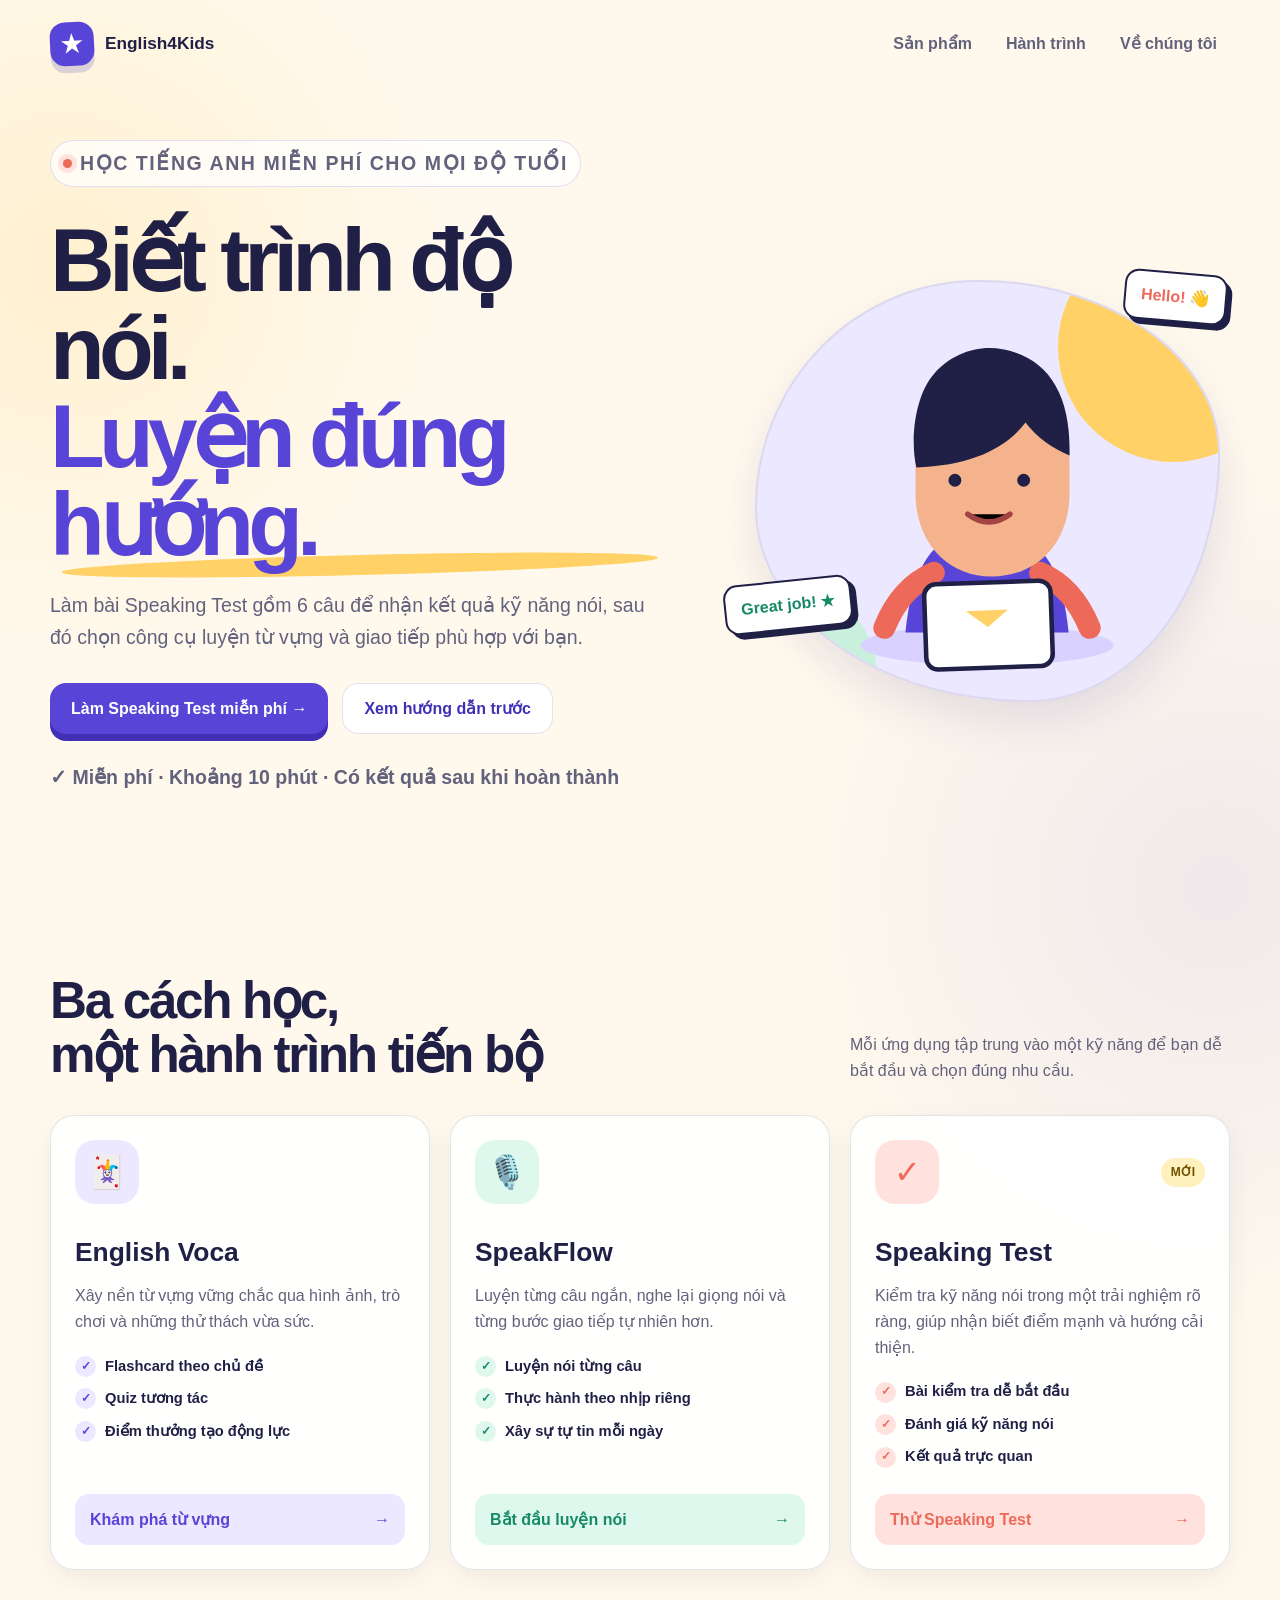
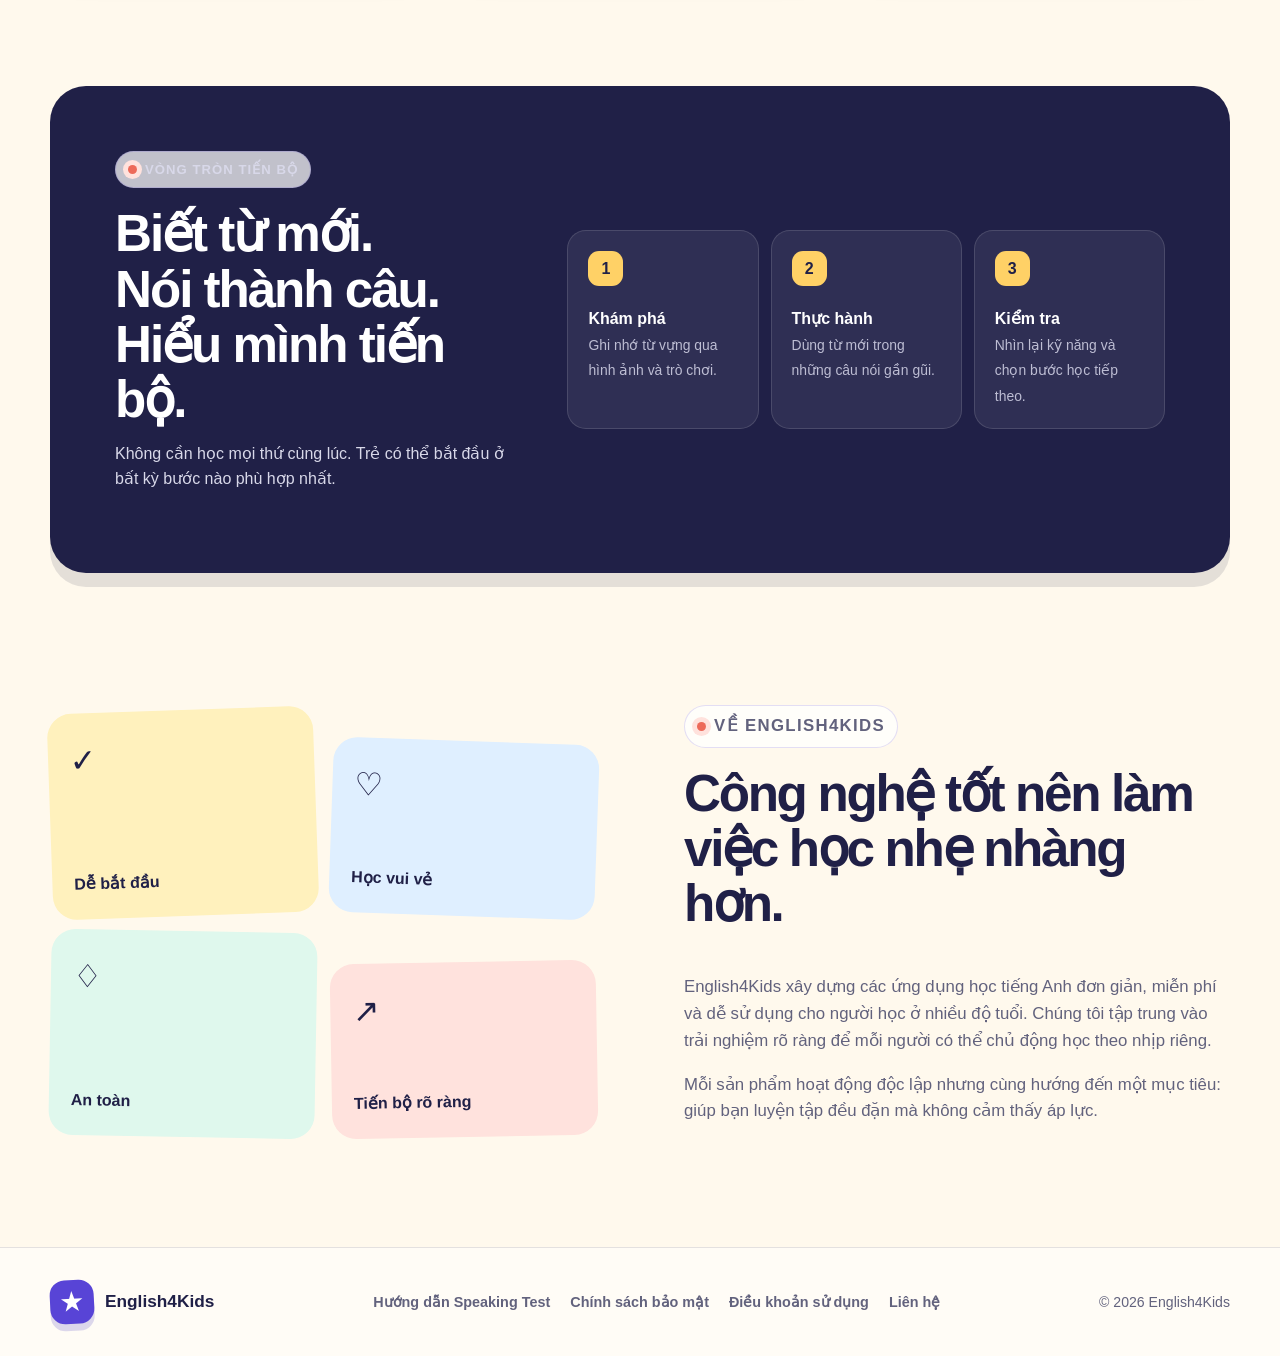
<file: index.html>
<!doctype html>
<html lang="vi"><head>
<meta charset="utf-8"><meta name="viewport" content="width=device-width,initial-scale=1"><meta name="theme-color" content="#fff9ed">
<title>English4Kids — Mỗi ngày một bước tiến tiếng Anh</title>
<meta name="description" content="English4Kids cung cấp công cụ học tiếng Anh miễn phí cho mọi độ tuổi: học từ vựng, luyện nói và kiểm tra kỹ năng nói online."><meta name="robots" content="index, follow"><link rel="canonical" href="https://english4kids.org/"><link rel="icon" href="favicon.svg" type="image/svg+xml">
<meta property="og:type" content="website"><meta property="og:site_name" content="English4Kids"><meta property="og:title" content="English4Kids — Mỗi ngày một bước tiến tiếng Anh"><meta property="og:description" content="Ba hành trình học tập: mở rộng từ vựng, luyện nói tự tin và kiểm tra kỹ năng nói."><meta property="og:url" content="https://english4kids.org/"><meta property="og:locale" content="vi_VN">
<meta name="twitter:card" content="summary"><meta name="twitter:title" content="English4Kids — Mỗi ngày một bước tiến tiếng Anh"><meta name="twitter:description" content="Học từ vựng, luyện nói và kiểm tra kỹ năng nói miễn phí cho mọi độ tuổi.">
<script type="application/ld+json">{"@context":"https://schema.org","@type":"ItemList","name":"Các sản phẩm English4Kids","itemListElement":[{"@type":"ListItem","position":1,"name":"English Voca","url":"https://voca.english4kids.org/"},{"@type":"ListItem","position":2,"name":"SpeakFlow","url":"https://speak.english4kids.org/"},{"@type":"ListItem","position":3,"name":"Speaking Test","url":"https://english4kids.org/speaking-test"}]}</script>
<style>
:root{--ink:#202047;--muted:#62627d;--paper:#fff9ed;--purple:#5844d6;--purple2:#4130b6;--yellow:#ffd166;--green:#168a68;--coral:#ed6a5a;--line:#2020471f;--shadow:0 18px 45px #43318e1f;--page:1180px}*{box-sizing:border-box}html{scroll-behavior:smooth}body{margin:0;color:var(--ink);background:radial-gradient(circle at 5% 9%,#ffd16638,transparent 24rem),radial-gradient(circle at 95% 30%,#5844d617,transparent 28rem),var(--paper);font-family:"Trebuchet MS","Segoe UI",Arial,sans-serif;line-height:1.6;-webkit-font-smoothing:antialiased}a{color:inherit}.shell{width:min(calc(100% - 40px),var(--page));margin:auto}.skip-link{position:fixed;top:12px;left:12px;z-index:9;padding:10px 16px;border-radius:10px;background:var(--ink);color:#fff;transform:translateY(-160%)}.skip-link:focus{transform:none}:focus-visible{outline:4px solid var(--yellow);outline-offset:4px}.site-header{padding:22px 0}.nav,.footer-inner{display:flex;align-items:center;justify-content:space-between;gap:20px}.brand{display:inline-flex;align-items:center;gap:11px;text-decoration:none;font-weight:900;font-size:1.08rem}.mark{display:grid;place-items:center;width:44px;height:44px;border-radius:15px;background:var(--purple);color:#fff;box-shadow:0 7px 0 #4130b62e;transform:rotate(-3deg);font-size:1.5rem}.nav-links{display:flex;gap:8px}.nav-links a{padding:9px 13px;border-radius:99px;color:var(--muted);font-weight:700;text-decoration:none}.nav-links a:hover{color:var(--purple2);background:#ece8ff}.hero{display:grid;grid-template-columns:1.08fr .92fr;align-items:center;gap:clamp(30px,6vw,82px);min-height:590px;padding:52px 0 76px}.eyebrow{display:inline-flex;align-items:center;gap:8px;margin:0 0 18px;padding:7px 12px;border:1px solid #5844d62b;border-radius:99px;background:#ffffffb8;color:var(--purple2);font-size:.82rem;font-weight:900;letter-spacing:.08em;text-transform:uppercase}.eyebrow:before{content:"";width:9px;height:9px;border-radius:50%;background:var(--coral);box-shadow:0 0 0 5px #ffe2dd}h1,h2,h3,p{margin-top:0}h1{margin-bottom:22px;font-size:clamp(3rem,7vw,5.8rem);line-height:.98;letter-spacing:-.065em}.marker{position:relative;display:inline-block;color:var(--purple)}.marker:after{content:"";position:absolute;left:2%;right:-2%;bottom:-.07em;z-index:-1;height:.22em;border-radius:50%;background:var(--yellow);transform:rotate(-1.4deg)}.hero-copy>p{max-width:620px;margin-bottom:30px;color:var(--muted);font-size:clamp(1.05rem,2vw,1.22rem)}.actions{display:flex;flex-wrap:wrap;gap:14px}.button{display:inline-flex;align-items:center;justify-content:center;min-height:51px;padding:12px 21px;border-radius:16px;font-weight:900;text-decoration:none}.primary{color:#fff;background:var(--purple);box-shadow:0 7px 0 var(--purple2)}.primary:hover{transform:translateY(-2px)}.secondary{color:var(--purple2);background:#fff;border:1px solid var(--line)}.trust{margin-top:28px;color:var(--muted);font-size:.92rem;font-weight:700}.hero-art{position:relative;min-height:460px}.blob{position:absolute;inset:28px 10px 10px 32px;overflow:hidden;border:2px solid #20204714;border-radius:48% 52% 41% 59%/54% 41% 59% 46%;background:#ece8ff;box-shadow:var(--shadow)}.blob:before,.blob:after{content:"";position:absolute;border-radius:50%}.blob:before{width:230px;height:230px;right:-70px;top:-50px;background:var(--yellow)}.blob:after{width:180px;height:180px;left:-60px;bottom:-65px;background:#c8f0dd}.kid{position:absolute;left:50%;bottom:24px;z-index:2;width:min(78%,330px);transform:translateX(-50%)}.word{position:absolute;z-index:4;padding:10px 15px;border:2px solid var(--ink);border-radius:14px;background:#fff;box-shadow:5px 5px 0 var(--ink);font-weight:900}.w1{top:20px;right:3px;transform:rotate(5deg);color:var(--coral)}.w2{left:1px;bottom:82px;transform:rotate(-6deg);color:var(--green)}
.section{padding:74px 0 92px}.heading{display:flex;align-items:end;justify-content:space-between;gap:30px;margin-bottom:32px}.heading h2{max-width:620px;margin:0;font-size:clamp(2.2rem,4vw,3.5rem);line-height:1.07;letter-spacing:-.045em}.heading p{max-width:380px;margin:0;color:var(--muted)}.products{display:grid;grid-template-columns:repeat(3,1fr);gap:20px}.product-card{--accent:var(--purple);--soft:#ece8ff;display:flex;flex-direction:column;min-height:430px;padding:24px;border:1px solid var(--line);border-radius:24px;background:#ffffffe8;box-shadow:0 10px 28px #34286812;transition:.22s}.product-card:hover{transform:translateY(-7px);box-shadow:var(--shadow)}.product-card.speak{--accent:var(--green);--soft:#dff8ed}.product-card.test{--accent:var(--coral);--soft:#ffe2dd}.product-top{display:flex;align-items:center;justify-content:space-between}.icon{display:grid;place-items:center;width:64px;height:64px;border-radius:20px;background:var(--soft);color:var(--accent);font-size:2rem}.badge{padding:5px 10px;border-radius:99px;background:#fff1bd;color:#715000;font-size:.75rem;font-weight:900;text-transform:uppercase}.product-card h3{margin:27px 0 10px;font-size:1.65rem}.product-card>p{color:var(--muted)}.features{display:grid;gap:9px;margin:4px 0 25px;padding:0;list-style:none;font-size:.92rem;font-weight:700}.features li{display:flex;align-items:center;gap:9px}.features li:before{content:"✓";display:grid;place-items:center;width:21px;height:21px;border-radius:50%;color:var(--accent);background:var(--soft);font-size:.76rem}.product-link{display:flex;justify-content:space-between;align-items:center;margin-top:auto;padding:13px 15px;border-radius:14px;color:var(--accent);background:var(--soft);font-weight:900;text-decoration:none}.product-link:hover{color:#fff;background:var(--accent)}.path{padding:24px 0 104px}.panel{display:grid;grid-template-columns:.8fr 1.2fr;gap:54px;align-items:center;padding:clamp(28px,6vw,65px);border-radius:36px;color:#fff;background:var(--ink);box-shadow:0 14px 0 #2020471f}.panel h2{margin-bottom:13px;font-size:clamp(2rem,4vw,3.25rem);line-height:1.08;letter-spacing:-.04em}.panel p{color:#d8d8e9}.steps{display:grid;grid-template-columns:repeat(3,1fr);gap:12px}.step{min-height:165px;padding:20px;border:1px solid #ffffff21;border-radius:19px;background:#ffffff12}.num{display:grid;place-items:center;width:35px;height:35px;margin-bottom:20px;border-radius:11px;color:var(--ink);background:var(--yellow);font-weight:900}.step strong{display:block}.step span:last-child{color:#bdbdd3;font-size:.87rem}.about{display:grid;grid-template-columns:1fr 1fr;gap:clamp(32px,7vw,88px);align-items:center;padding:28px 0 105px}.tiles{display:grid;grid-template-columns:1fr 1fr;gap:15px}.tile{display:flex;flex-direction:column;justify-content:space-between;min-height:175px;padding:22px;border-radius:24px;font-size:2rem}.tile span{font-size:1rem;font-weight:900}.tile:nth-child(1){background:#fff1bd;transform:rotate(-2deg)}.tile:nth-child(2){margin-top:31px;background:#dfefff;transform:rotate(2deg)}.tile:nth-child(3){background:#dff8ed;transform:rotate(1deg)}.tile:nth-child(4){margin-top:31px;background:#ffe2dd;transform:rotate(-1deg)}.about h2{font-size:clamp(2.1rem,4vw,3.4rem);line-height:1.08;letter-spacing:-.045em}.about-copy>p{color:var(--muted);font-size:1.05rem}footer{border-top:1px solid var(--line);background:#ffffff80}.footer-inner{padding:32px 0}.footer-links{display:flex;flex-wrap:wrap;gap:8px 20px}.footer-links a{color:var(--muted);font-size:.9rem;font-weight:700;text-decoration:none}.copyright{margin:0;color:var(--muted);font-size:.88rem}@media(max-width:940px){.hero{grid-template-columns:1fr;min-height:auto}.hero-copy{text-align:center}.hero-copy>p{margin-inline:auto}.actions{justify-content:center}.hero-art{width:min(100%,560px);margin:auto}.products{grid-template-columns:1fr 1fr}.product-card.test{grid-column:1/-1;min-height:360px}.panel{grid-template-columns:1fr}}@media(max-width:680px){.shell{width:min(calc(100% - 28px),var(--page))}.nav-links a:not(:last-child){display:none}h1{font-size:clamp(2.85rem,15vw,4.5rem)}.hero{padding:35px 0 48px}.hero-art{min-height:390px}.heading{display:block}.heading h2{margin-bottom:14px}.products{grid-template-columns:1fr}.product-card.test{grid-column:auto;min-height:430px}.steps{grid-template-columns:1fr}.step{min-height:auto}.about{grid-template-columns:1fr}.footer-inner{align-items:flex-start;flex-direction:column}}@media(max-width:420px){.actions a{width:100%}.word{font-size:.8rem}.hero-art{min-height:350px}}@media(prefers-reduced-motion:reduce){*,*:before,*:after{scroll-behavior:auto!important;transition-duration:.01ms!important;animation-duration:.01ms!important}}
</style></head><body>
<a class="skip-link" href="#main-content">Bỏ qua đến nội dung chính</a>
<header class="site-header"><nav class="nav shell" aria-label="Điều hướng chính"><a class="brand" href="/" aria-label="English4Kids — Trang chủ"><span class="mark" aria-hidden="true">★</span>English4Kids</a><div class="nav-links"><a href="#san-pham">Sản phẩm</a><a href="#hanh-trinh">Hành trình</a><a href="#ve-chung-toi">Về chúng tôi</a></div></nav></header>
<main id="main-content"><section class="hero shell" aria-labelledby="hero-title"><div class="hero-copy"><p class="eyebrow">Học tiếng Anh miễn phí cho mọi độ tuổi</p><h1 id="hero-title">Biết trình độ nói.<br><span class="marker">Luyện đúng hướng.</span></h1><p>Làm bài Speaking Test gồm 6 câu để nhận kết quả kỹ năng nói, sau đó chọn công cụ luyện từ vựng và giao tiếp phù hợp với bạn.</p><div class="actions"><a class="button primary" href="https://speakingtest.english4kids.org/">Làm Speaking Test miễn phí →</a><a class="button secondary" href="/speaking-test">Xem hướng dẫn trước</a></div><p class="trust">✓ Miễn phí · Khoảng 10 phút · Có kết quả sau khi hoàn thành</p></div><div class="hero-art" aria-hidden="true"><div class="blob"><svg class="kid" viewBox="0 0 360 390"><ellipse cx="180" cy="357" rx="138" ry="22" fill="#d9d1ff"/><path d="M91 343c7-69 29-113 89-113s82 44 89 113H91Z" fill="#5844d6"/><path d="M122 278c-25 11-42 30-54 60M238 278c25 11 42 30 54 60" stroke="#ed6a5a" stroke-width="24" stroke-linecap="round"/><path d="M102 157c0-62 34-107 81-107 52 0 87 41 87 107v34c0 54-35 91-85 91-49 0-83-38-83-91v-34Z" fill="#f4b38c"/><path d="M103 163c-7-29-2-79 20-103 18-20 45-31 74-26 48 9 75 47 73 116-19-8-36-20-48-36-22 29-61 47-119 49Z" fill="#202047"/><circle cx="145" cy="177" r="7" fill="#202047"/><circle cx="220" cy="177" r="7" fill="#202047"/><path d="M159 214c15 11 31 11 46 0" stroke="#a44343" stroke-width="6" stroke-linecap="round"/><rect x="111" y="291" width="138" height="93" rx="13" fill="#fff" stroke="#202047" stroke-width="5" transform="rotate(-2 111 291)"/><path d="m157 320 46-2-22 19-24-17Z" fill="#ffd166"/></svg></div><div class="word w1">Hello! 👋</div><div class="word w2">Great job! ★</div></div></section>
<section class="section shell" id="san-pham" aria-labelledby="products-title"><div class="heading"><h2 id="products-title">Ba cách học,<br>một hành trình tiến bộ</h2><p>Mỗi ứng dụng tập trung vào một kỹ năng để bạn dễ bắt đầu và chọn đúng nhu cầu.</p></div><div class="products">
<article class="product-card voca"><div class="product-top"><div class="icon" aria-hidden="true">🃏</div></div><h3>English Voca</h3><p>Xây nền từ vựng vững chắc qua hình ảnh, trò chơi và những thử thách vừa sức.</p><ul class="features"><li>Flashcard theo chủ đề</li><li>Quiz tương tác</li><li>Điểm thưởng tạo động lực</li></ul><a class="product-link" href="https://voca.english4kids.org/">Khám phá từ vựng <span aria-hidden="true">→</span></a></article>
<article class="product-card speak"><div class="product-top"><div class="icon" aria-hidden="true">🎙️</div></div><h3>SpeakFlow</h3><p>Luyện từng câu ngắn, nghe lại giọng nói và từng bước giao tiếp tự nhiên hơn.</p><ul class="features"><li>Luyện nói từng câu</li><li>Thực hành theo nhịp riêng</li><li>Xây sự tự tin mỗi ngày</li></ul><a class="product-link" href="https://speak.english4kids.org/">Bắt đầu luyện nói <span aria-hidden="true">→</span></a></article>
<article class="product-card test"><div class="product-top"><div class="icon" aria-hidden="true">✓</div><span class="badge">Mới</span></div><h3>Speaking Test</h3><p>Kiểm tra kỹ năng nói trong một trải nghiệm rõ ràng, giúp nhận biết điểm mạnh và hướng cải thiện.</p><ul class="features"><li>Bài kiểm tra dễ bắt đầu</li><li>Đánh giá kỹ năng nói</li><li>Kết quả trực quan</li></ul><a class="product-link" href="https://speakingtest.english4kids.org/">Thử Speaking Test <span aria-hidden="true">→</span></a></article>
</div></section>
<section class="path shell" id="hanh-trinh" aria-labelledby="path-title"><div class="panel"><div><p class="eyebrow">Vòng tròn tiến bộ</p><h2 id="path-title">Biết từ mới.<br>Nói thành câu.<br>Hiểu mình tiến bộ.</h2><p>Không cần học mọi thứ cùng lúc. Trẻ có thể bắt đầu ở bất kỳ bước nào phù hợp nhất.</p></div><div class="steps"><div class="step"><span class="num">1</span><strong>Khám phá</strong><span>Ghi nhớ từ vựng qua hình ảnh và trò chơi.</span></div><div class="step"><span class="num">2</span><strong>Thực hành</strong><span>Dùng từ mới trong những câu nói gần gũi.</span></div><div class="step"><span class="num">3</span><strong>Kiểm tra</strong><span>Nhìn lại kỹ năng và chọn bước học tiếp theo.</span></div></div></div></section>
<section class="about shell" id="ve-chung-toi" aria-labelledby="about-title"><div class="tiles" aria-hidden="true"><div class="tile">✓<span>Dễ bắt đầu</span></div><div class="tile">♡<span>Học vui vẻ</span></div><div class="tile">♢<span>An toàn</span></div><div class="tile">↗<span>Tiến bộ rõ ràng</span></div></div><div class="about-copy"><p class="eyebrow">Về English4Kids</p><h2 id="about-title">Công nghệ tốt nên làm việc học nhẹ nhàng hơn.</h2><p>English4Kids xây dựng các ứng dụng học tiếng Anh đơn giản, miễn phí và dễ sử dụng cho người học ở nhiều độ tuổi. Chúng tôi tập trung vào trải nghiệm rõ ràng để mỗi người có thể chủ động học theo nhịp riêng.</p><p>Mỗi sản phẩm hoạt động độc lập nhưng cùng hướng đến một mục tiêu: giúp bạn luyện tập đều đặn mà không cảm thấy áp lực.</p></div></section></main>
<footer><div class="footer-inner shell"><a class="brand" href="/"><span class="mark" aria-hidden="true">★</span>English4Kids</a><div class="footer-links"><a href="speaking-test.html">Hướng dẫn Speaking Test</a><a href="privacy.html">Chính sách bảo mật</a><a href="terms.html">Điều khoản sử dụng</a><a href="mailto:congtrinh097@gmail.com">Liên hệ</a></div><p class="copyright">© 2026 English4Kids</p></div></footer></body></html>
</file>
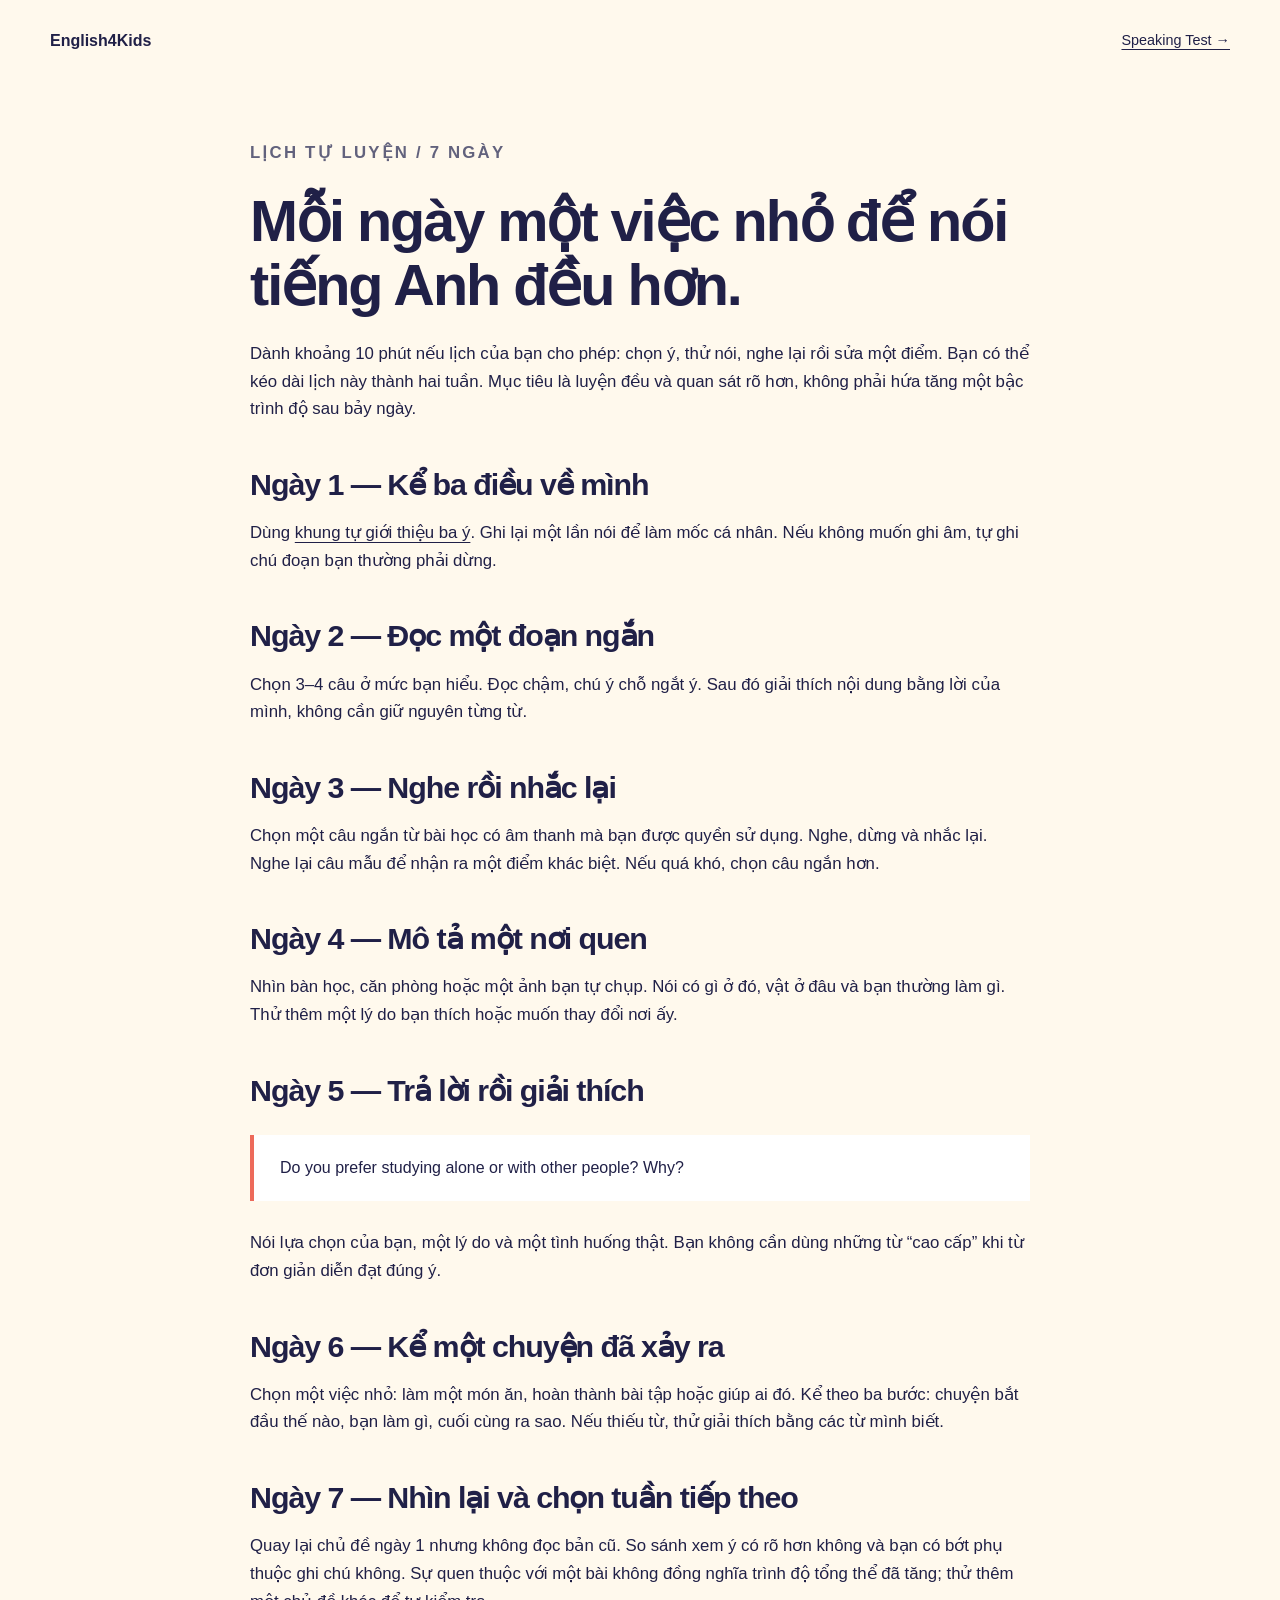
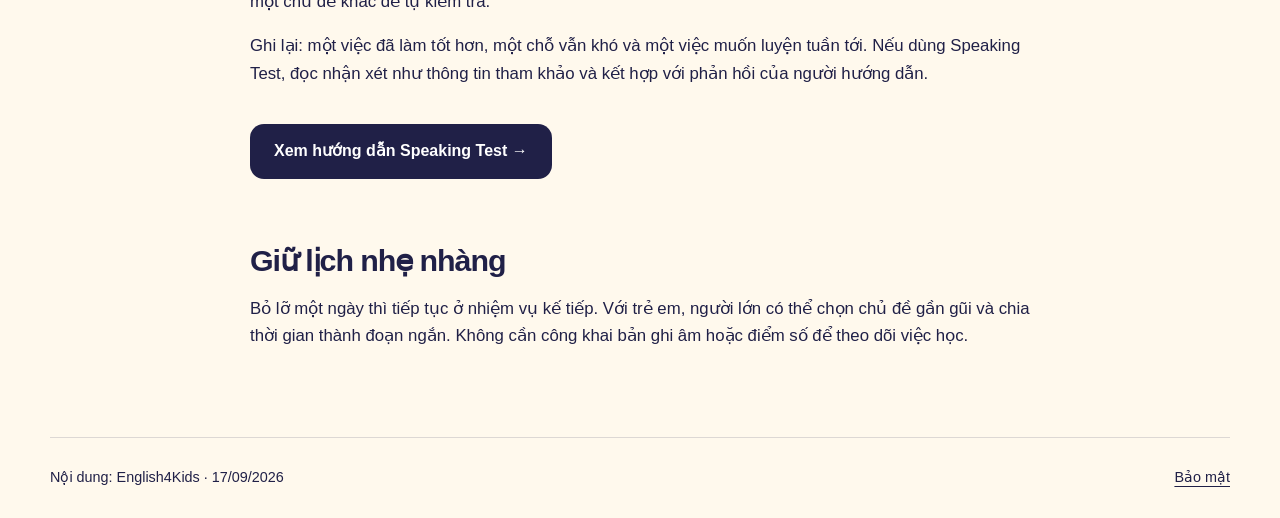
<file: luyen-noi-7-ngay.html>
<!doctype html><html lang="vi"><head><meta charset="utf-8"><meta name="viewport" content="width=device-width,initial-scale=1"><title>Lịch luyện nói tiếng Anh 7 ngày cho người tự học | English4Kids</title><meta name="description" content="Bảy nhiệm vụ luyện nói nhỏ: tự giới thiệu, mô tả, trả lời câu hỏi và kể chuyện. Có hướng dẫn nghe lại để chọn điều cần luyện tiếp."><link rel="canonical" href="https://english4kids.org/luyen-noi-7-ngay"><link rel="stylesheet" href="speaking.css"><link rel="icon" href="favicon.svg"></head><body><a class="skip" href="#main">Đến nội dung chính</a><header class="wrap nav"><a class="brand" href="/">English4Kids</a><a href="speaking-test.html">Speaking Test →</a></header><main id="main" class="wrap article"><p class="eyebrow">Lịch tự luyện / 7 ngày</p><h1>Mỗi ngày một việc nhỏ để nói tiếng Anh đều hơn.</h1><p>Dành khoảng 10 phút nếu lịch của bạn cho phép: chọn ý, thử nói, nghe lại rồi sửa một điểm. Bạn có thể kéo dài lịch này thành hai tuần. Mục tiêu là luyện đều và quan sát rõ hơn, không phải hứa tăng một bậc trình độ sau bảy ngày.</p><h2>Ngày 1 — Kể ba điều về mình</h2><p>Dùng <a href="tu-gioi-thieu-tieng-anh.html">khung tự giới thiệu ba ý</a>. Ghi lại một lần nói để làm mốc cá nhân. Nếu không muốn ghi âm, tự ghi chú đoạn bạn thường phải dừng.</p><h2>Ngày 2 — Đọc một đoạn ngắn</h2><p>Chọn 3–4 câu ở mức bạn hiểu. Đọc chậm, chú ý chỗ ngắt ý. Sau đó giải thích nội dung bằng lời của mình, không cần giữ nguyên từng từ.</p><h2>Ngày 3 — Nghe rồi nhắc lại</h2><p>Chọn một câu ngắn từ bài học có âm thanh mà bạn được quyền sử dụng. Nghe, dừng và nhắc lại. Nghe lại câu mẫu để nhận ra một điểm khác biệt. Nếu quá khó, chọn câu ngắn hơn.</p><h2>Ngày 4 — Mô tả một nơi quen</h2><p>Nhìn bàn học, căn phòng hoặc một ảnh bạn tự chụp. Nói có gì ở đó, vật ở đâu và bạn thường làm gì. Thử thêm một lý do bạn thích hoặc muốn thay đổi nơi ấy.</p><h2>Ngày 5 — Trả lời rồi giải thích</h2><blockquote lang="en">Do you prefer studying alone or with other people? Why?</blockquote><p>Nói lựa chọn của bạn, một lý do và một tình huống thật. Bạn không cần dùng những từ “cao cấp” khi từ đơn giản diễn đạt đúng ý.</p><h2>Ngày 6 — Kể một chuyện đã xảy ra</h2><p>Chọn một việc nhỏ: làm một món ăn, hoàn thành bài tập hoặc giúp ai đó. Kể theo ba bước: chuyện bắt đầu thế nào, bạn làm gì, cuối cùng ra sao. Nếu thiếu từ, thử giải thích bằng các từ mình biết.</p><h2>Ngày 7 — Nhìn lại và chọn tuần tiếp theo</h2><p>Quay lại chủ đề ngày 1 nhưng không đọc bản cũ. So sánh xem ý có rõ hơn không và bạn có bớt phụ thuộc ghi chú không. Sự quen thuộc với một bài không đồng nghĩa trình độ tổng thể đã tăng; thử thêm một chủ đề khác để tự kiểm tra.</p><p>Ghi lại: một việc đã làm tốt hơn, một chỗ vẫn khó và một việc muốn luyện tuần tới. Nếu dùng Speaking Test, đọc nhận xét như thông tin tham khảo và kết hợp với phản hồi của người hướng dẫn.</p><a class="button" href="speaking-test.html">Xem hướng dẫn Speaking Test →</a><h2>Giữ lịch nhẹ nhàng</h2><p>Bỏ lỡ một ngày thì tiếp tục ở nhiệm vụ kế tiếp. Với trẻ em, người lớn có thể chọn chủ đề gần gũi và chia thời gian thành đoạn ngắn. Không cần công khai bản ghi âm hoặc điểm số để theo dõi việc học.</p></main><footer class="wrap footer"><span>Nội dung: English4Kids · 17/09/2026</span><a href="privacy.html">Bảo mật</a></footer></body></html>
</file>
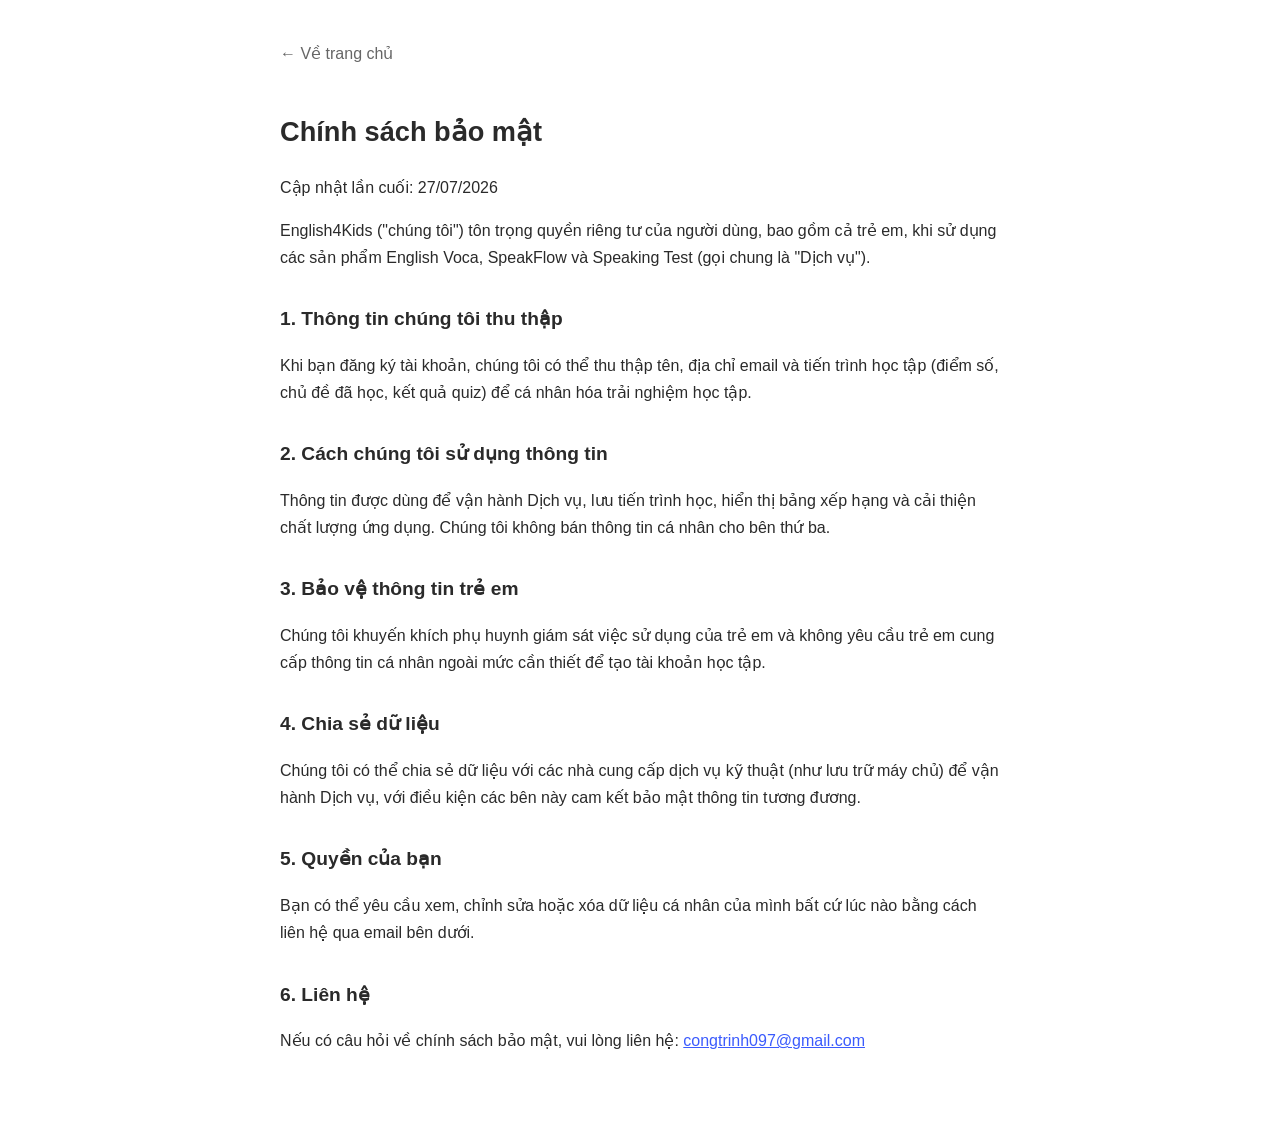
<file: privacy.html>
<!DOCTYPE html>
<html lang="vi">
<head>
<meta charset="UTF-8">
<meta name="viewport" content="width=device-width, initial-scale=1">
<title>Chính sách bảo mật — English4Kids</title>
<meta name="description" content="Chính sách bảo mật của English4Kids: cách chúng tôi thu thập, sử dụng và bảo vệ thông tin của bạn khi dùng English Voca, SpeakFlow và Speaking Test.">
<link rel="canonical" href="https://english4kids.org/privacy.html">
<style>
  body{font-family:-apple-system,BlinkMacSystemFont,"Segoe UI",Roboto,Arial,sans-serif;max-width:720px;margin:0 auto;padding:40px 20px 60px;color:#2a2a2a;line-height:1.7;}
  a{color:#3b5bfd;}
  h1{font-size:1.7rem;}
  h2{font-size:1.2rem;margin-top:32px;}
  .back{display:inline-block;margin-bottom:24px;text-decoration:none;color:#666;}
</style>
</head>
<body>
  <a class="back" href="index.html">← Về trang chủ</a>
  <h1>Chính sách bảo mật</h1>
  <p>Cập nhật lần cuối: 27/07/2026</p>

  <p>English4Kids ("chúng tôi") tôn trọng quyền riêng tư của người dùng, bao gồm cả trẻ em, khi sử dụng các sản phẩm English Voca, SpeakFlow và Speaking Test (gọi chung là "Dịch vụ").</p>

  <h2>1. Thông tin chúng tôi thu thập</h2>
  <p>Khi bạn đăng ký tài khoản, chúng tôi có thể thu thập tên, địa chỉ email và tiến trình học tập (điểm số, chủ đề đã học, kết quả quiz) để cá nhân hóa trải nghiệm học tập.</p>

  <h2>2. Cách chúng tôi sử dụng thông tin</h2>
  <p>Thông tin được dùng để vận hành Dịch vụ, lưu tiến trình học, hiển thị bảng xếp hạng và cải thiện chất lượng ứng dụng. Chúng tôi không bán thông tin cá nhân cho bên thứ ba.</p>

  <h2>3. Bảo vệ thông tin trẻ em</h2>
  <p>Chúng tôi khuyến khích phụ huynh giám sát việc sử dụng của trẻ em và không yêu cầu trẻ em cung cấp thông tin cá nhân ngoài mức cần thiết để tạo tài khoản học tập.</p>

  <h2>4. Chia sẻ dữ liệu</h2>
  <p>Chúng tôi có thể chia sẻ dữ liệu với các nhà cung cấp dịch vụ kỹ thuật (như lưu trữ máy chủ) để vận hành Dịch vụ, với điều kiện các bên này cam kết bảo mật thông tin tương đương.</p>

  <h2>5. Quyền của bạn</h2>
  <p>Bạn có thể yêu cầu xem, chỉnh sửa hoặc xóa dữ liệu cá nhân của mình bất cứ lúc nào bằng cách liên hệ qua email bên dưới.</p>

  <h2>6. Liên hệ</h2>
  <p>Nếu có câu hỏi về chính sách bảo mật, vui lòng liên hệ: <a href="mailto:congtrinh097@gmail.com">congtrinh097@gmail.com</a></p>
</body>
</html>
</file>
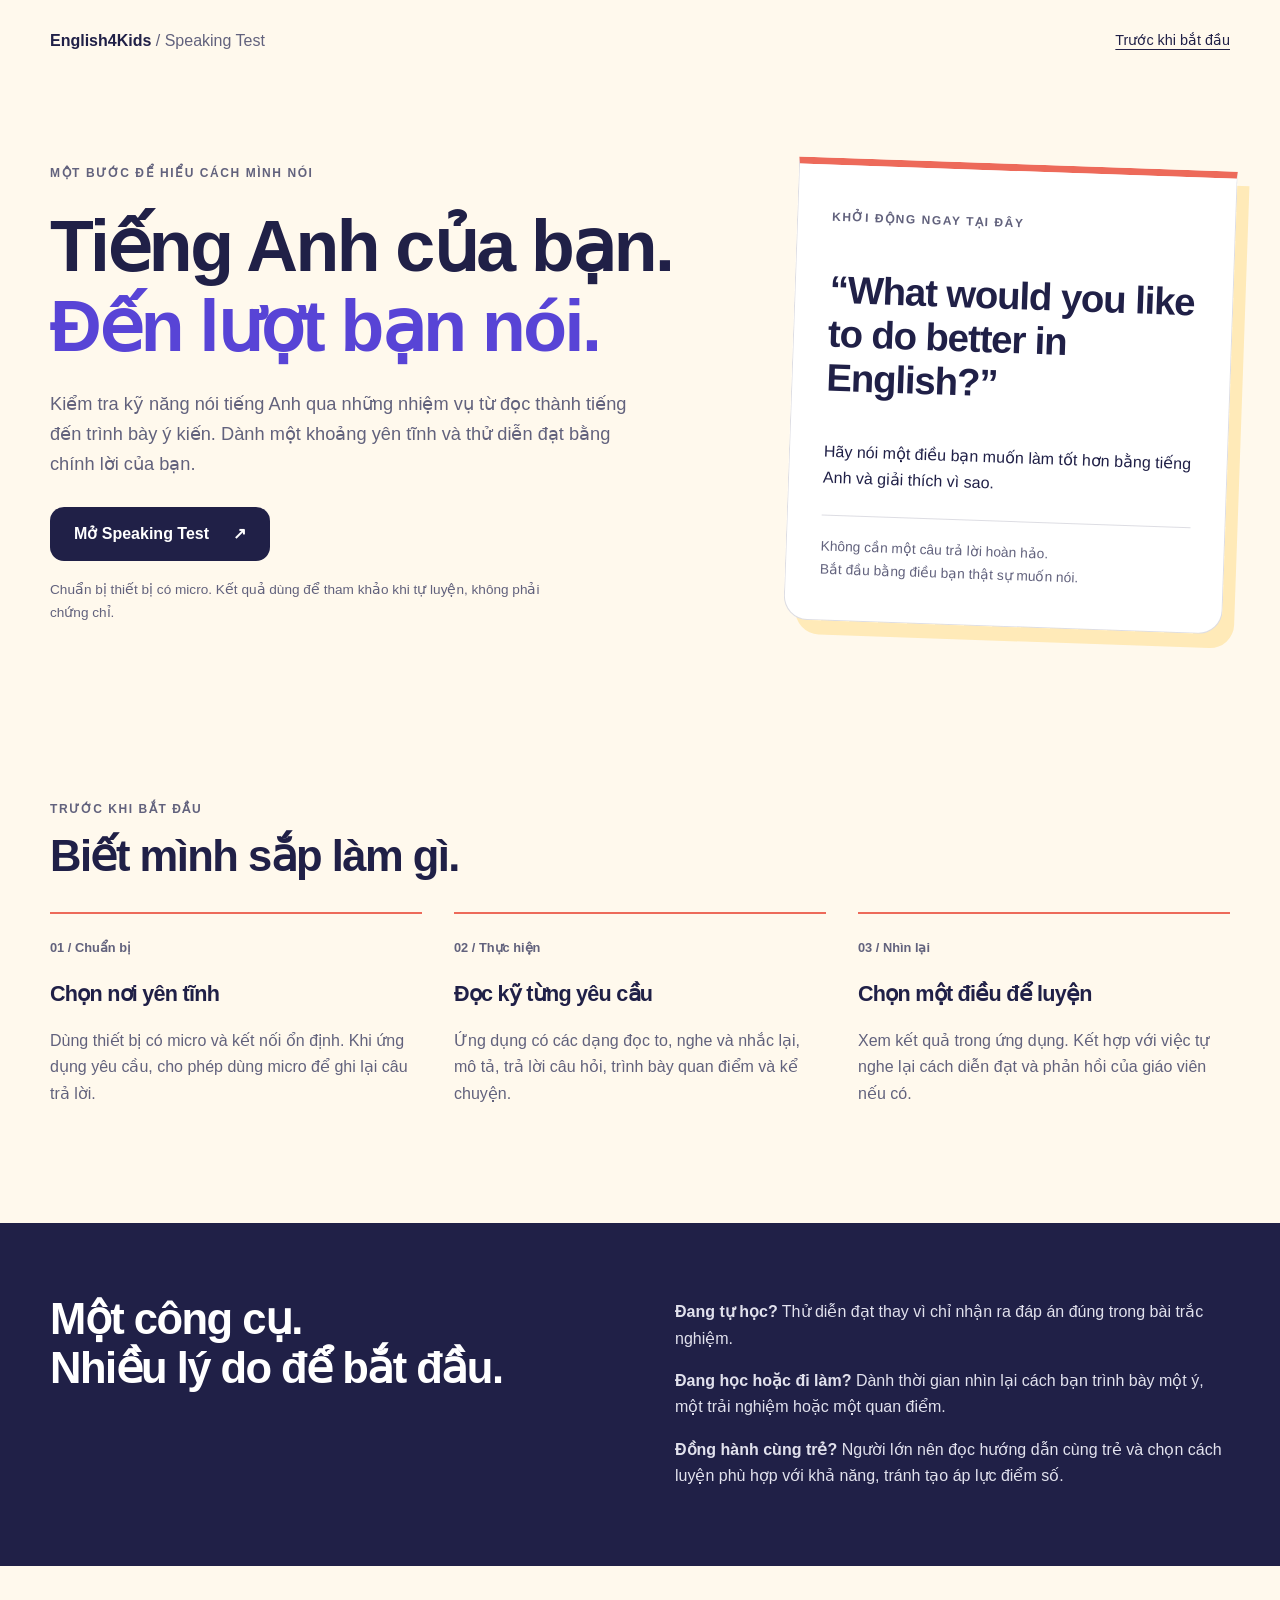
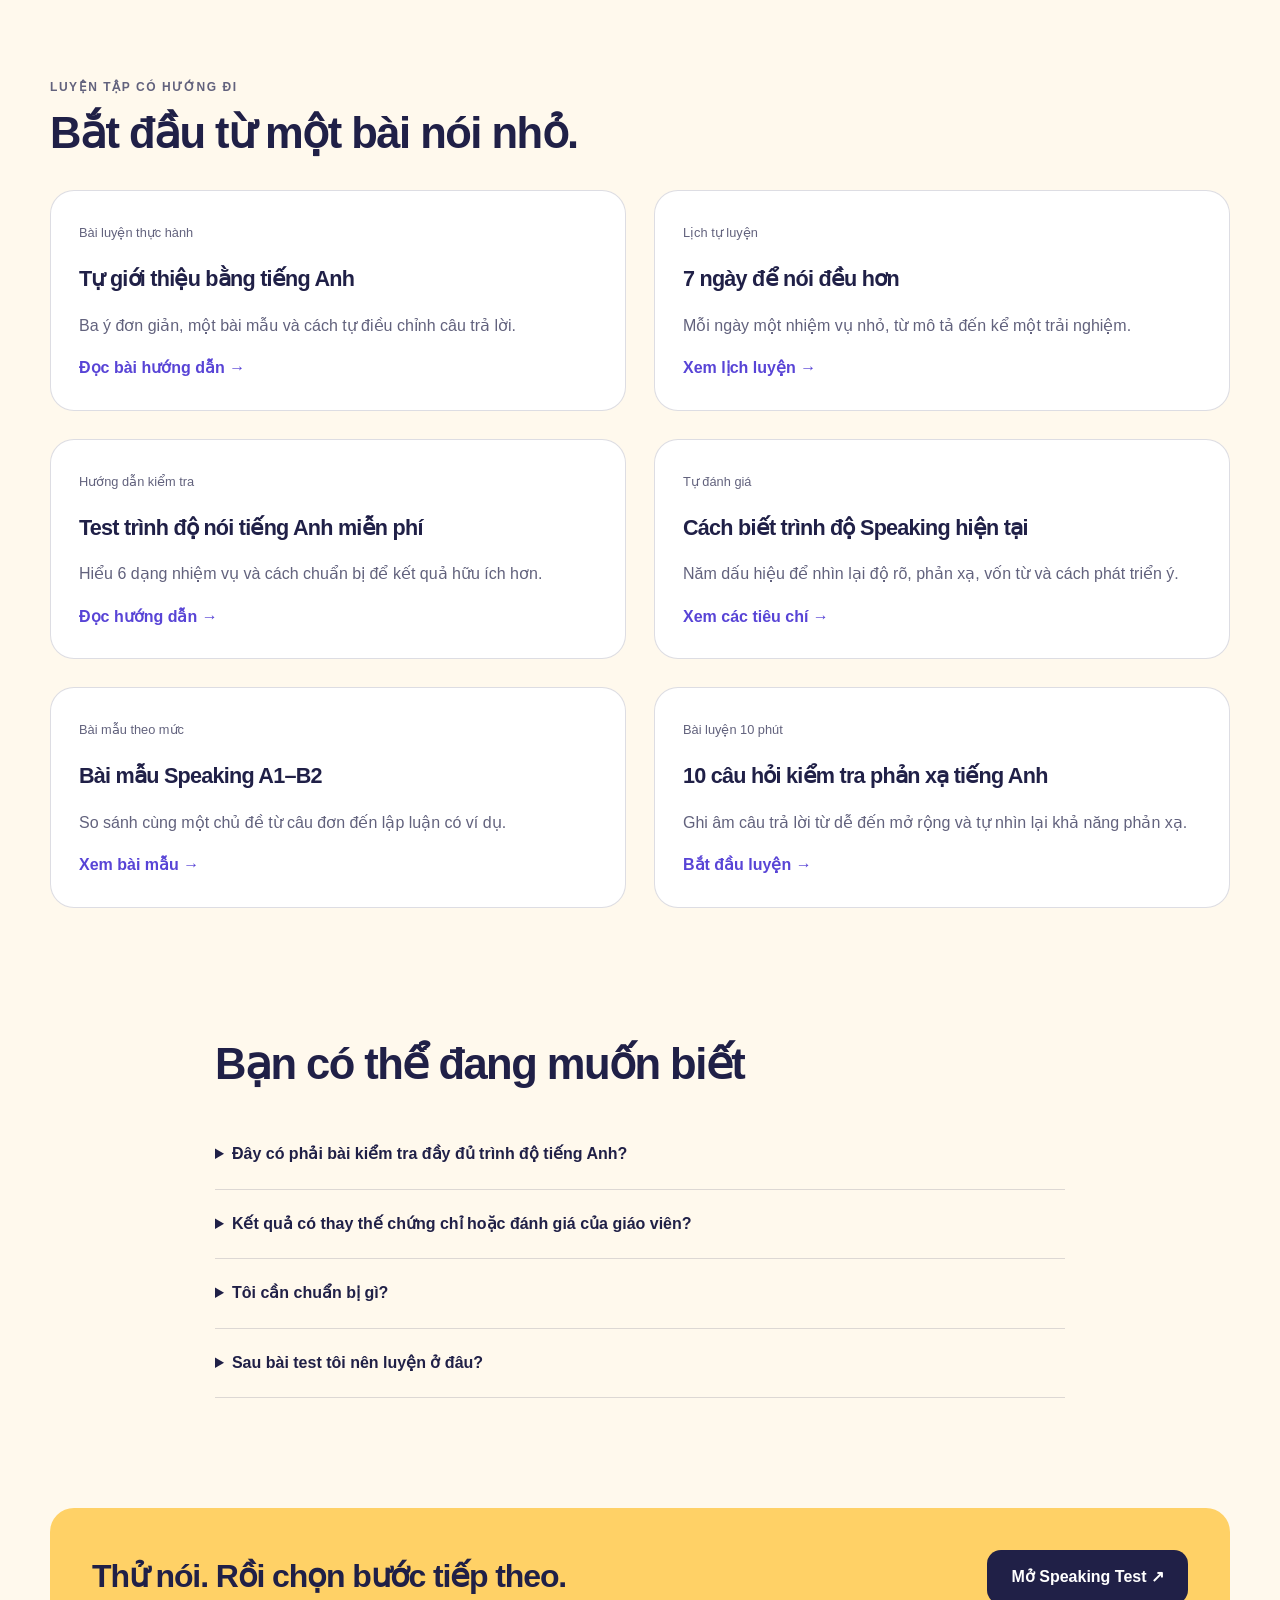
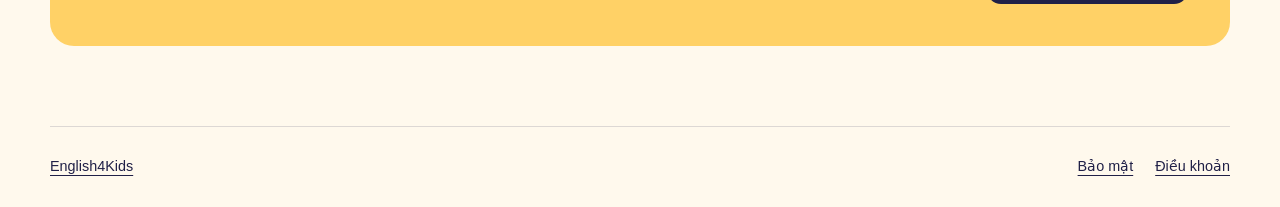
<file: speaking-test.html>
<!doctype html>
<html lang="vi">
<head>
  <meta charset="utf-8"><meta name="viewport" content="width=device-width,initial-scale=1">
  <title>Kiểm tra kỹ năng nói tiếng Anh online | Speaking Test</title>
  <meta name="description" content="Khám phá Speaking Test: thực hành đọc, nghe nhắc lại, mô tả và trình bày ý kiến bằng tiếng Anh. Xem hướng dẫn trước khi bắt đầu.">
  <link rel="canonical" href="https://english4kids.org/speaking-test">
  <link rel="icon" href="favicon.svg" type="image/svg+xml"><link rel="stylesheet" href="speaking.css">
  <meta property="og:type" content="website"><meta property="og:locale" content="vi_VN">
  <meta property="og:title" content="Bạn muốn hiểu kỹ năng nói của mình?">
  <meta property="og:description" content="Bắt đầu với Speaking Test. Đọc hướng dẫn, chuẩn bị micro và thử diễn đạt bằng chính lời của bạn.">
  <meta property="og:url" content="https://english4kids.org/speaking-test">
</head>
<body>
<a class="skip" href="#main">Đến nội dung chính</a>
<header class="wrap nav"><a class="brand" href="/">English4Kids <span>/ Speaking Test</span></a><a href="#huong-dan">Trước khi bắt đầu</a></header>
<main id="main">
  <section class="wrap hero">
    <div><p class="eyebrow">Một bước để hiểu cách mình nói</p><h1>Tiếng Anh của bạn.<br><em>Đến lượt bạn nói.</em></h1>
      <p class="lead">Kiểm tra kỹ năng nói tiếng Anh qua những nhiệm vụ từ đọc thành tiếng đến trình bày ý kiến. Dành một khoảng yên tĩnh và thử diễn đạt bằng chính lời của bạn.</p>
      <a class="button" href="https://speakingtest.english4kids.org/">Mở Speaking Test <span aria-hidden="true">↗</span></a>
      <p class="caption">Chuẩn bị thiết bị có micro. Kết quả dùng để tham khảo khi tự luyện, không phải chứng chỉ.</p>
    </div>
    <aside class="prompt" aria-label="Bài khởi động trước khi kiểm tra">
      <span class="eyebrow">Khởi động ngay tại đây</span><p class="quote" lang="en">“What would you like to do better in English?”</p>
      <p>Hãy nói một điều bạn muốn làm tốt hơn bằng tiếng Anh và giải thích vì sao.</p><div class="prompt-foot">Không cần một câu trả lời hoàn hảo.<br>Bắt đầu bằng điều bạn thật sự muốn nói.</div>
    </aside>
  </section>
  <section class="wrap section" id="huong-dan"><p class="eyebrow">Trước khi bắt đầu</p><h2>Biết mình sắp làm gì.</h2>
    <div class="steps"><article><b>01 / Chuẩn bị</b><h3>Chọn nơi yên tĩnh</h3><p>Dùng thiết bị có micro và kết nối ổn định. Khi ứng dụng yêu cầu, cho phép dùng micro để ghi lại câu trả lời.</p></article>
    <article><b>02 / Thực hiện</b><h3>Đọc kỹ từng yêu cầu</h3><p>Ứng dụng có các dạng đọc to, nghe và nhắc lại, mô tả, trả lời câu hỏi, trình bày quan điểm và kể chuyện.</p></article>
    <article><b>03 / Nhìn lại</b><h3>Chọn một điều để luyện</h3><p>Xem kết quả trong ứng dụng. Kết hợp với việc tự nghe lại cách diễn đạt và phản hồi của giáo viên nếu có.</p></article></div>
  </section>
  <section class="band"><div class="wrap split"><h2>Một công cụ.<br>Nhiều lý do để bắt đầu.</h2><div><p><strong>Đang tự học?</strong> Thử diễn đạt thay vì chỉ nhận ra đáp án đúng trong bài trắc nghiệm.</p><p><strong>Đang học hoặc đi làm?</strong> Dành thời gian nhìn lại cách bạn trình bày một ý, một trải nghiệm hoặc một quan điểm.</p><p><strong>Đồng hành cùng trẻ?</strong> Người lớn nên đọc hướng dẫn cùng trẻ và chọn cách luyện phù hợp với khả năng, tránh tạo áp lực điểm số.</p></div></div></section>
  <section class="wrap section"><p class="eyebrow">Luyện tập có hướng đi</p><h2>Bắt đầu từ một bài nói nhỏ.</h2><div class="resources">
    <a href="tu-gioi-thieu-tieng-anh.html"><span>Bài luyện thực hành</span><h3>Tự giới thiệu bằng tiếng Anh</h3><p>Ba ý đơn giản, một bài mẫu và cách tự điều chỉnh câu trả lời.</p><strong>Đọc bài hướng dẫn →</strong></a>
    <a href="luyen-noi-7-ngay.html"><span>Lịch tự luyện</span><h3>7 ngày để nói đều hơn</h3><p>Mỗi ngày một nhiệm vụ nhỏ, từ mô tả đến kể một trải nghiệm.</p><strong>Xem lịch luyện →</strong></a>
    <a href="post/test-trinh-do-noi-tieng-anh-mien-phi.html"><span>Hướng dẫn kiểm tra</span><h3>Test trình độ nói tiếng Anh miễn phí</h3><p>Hiểu 6 dạng nhiệm vụ và cách chuẩn bị để kết quả hữu ích hơn.</p><strong>Đọc hướng dẫn →</strong></a>
    <a href="post/cach-biet-trinh-do-speaking.html"><span>Tự đánh giá</span><h3>Cách biết trình độ Speaking hiện tại</h3><p>Năm dấu hiệu để nhìn lại độ rõ, phản xạ, vốn từ và cách phát triển ý.</p><strong>Xem các tiêu chí →</strong></a>
    <a href="post/bai-mau-speaking-a1-b2.html"><span>Bài mẫu theo mức</span><h3>Bài mẫu Speaking A1–B2</h3><p>So sánh cùng một chủ đề từ câu đơn đến lập luận có ví dụ.</p><strong>Xem bài mẫu →</strong></a>
    <a href="post/10-cau-hoi-kiem-tra-phan-xa-tieng-anh.html"><span>Bài luyện 10 phút</span><h3>10 câu hỏi kiểm tra phản xạ tiếng Anh</h3><p>Ghi âm câu trả lời từ dễ đến mở rộng và tự nhìn lại khả năng phản xạ.</p><strong>Bắt đầu luyện →</strong></a></div>
  </section>
  <section class="wrap section faq"><h2>Bạn có thể đang muốn biết</h2>
    <details><summary>Đây có phải bài kiểm tra đầy đủ trình độ tiếng Anh?</summary><p>Không. Speaking Test tập trung vào kỹ năng nói. Đánh giá toàn diện cần xem thêm nghe, đọc, viết và mục đích sử dụng tiếng Anh.</p></details>
    <details><summary>Kết quả có thay thế chứng chỉ hoặc đánh giá của giáo viên?</summary><p>Không. Điểm và mức trình độ hiển thị trong ứng dụng là thông tin tham khảo cho việc tự luyện, không thay thế kỳ thi chính thức hoặc đánh giá chuyên môn.</p></details>
    <details><summary>Tôi cần chuẩn bị gì?</summary><p>Một thiết bị có micro, trình duyệt được cập nhật, mạng ổn định và chỗ ít tiếng ồn. Đọc các hướng dẫn trong ứng dụng trước khi ghi âm.</p></details>
    <details><summary>Sau bài test tôi nên luyện ở đâu?</summary><p>Bạn có thể luyện thêm từ vựng với <a href="https://voca.english4kids.org/">English Voca</a> hoặc thực hành câu nói với <a href="https://speak.english4kids.org/">SpeakFlow</a>. Chọn hoạt động phù hợp điều bạn muốn cải thiện.</p></details>
  </section>
  <section class="wrap closing"><h2>Thử nói. Rồi chọn bước tiếp theo.</h2><a class="button" href="https://speakingtest.english4kids.org/">Mở Speaking Test ↗</a></section>
</main>
<footer class="wrap footer"><a href="/">English4Kids</a><div><a href="privacy.html">Bảo mật</a><a href="terms.html">Điều khoản</a></div></footer>
</body></html>
</file>
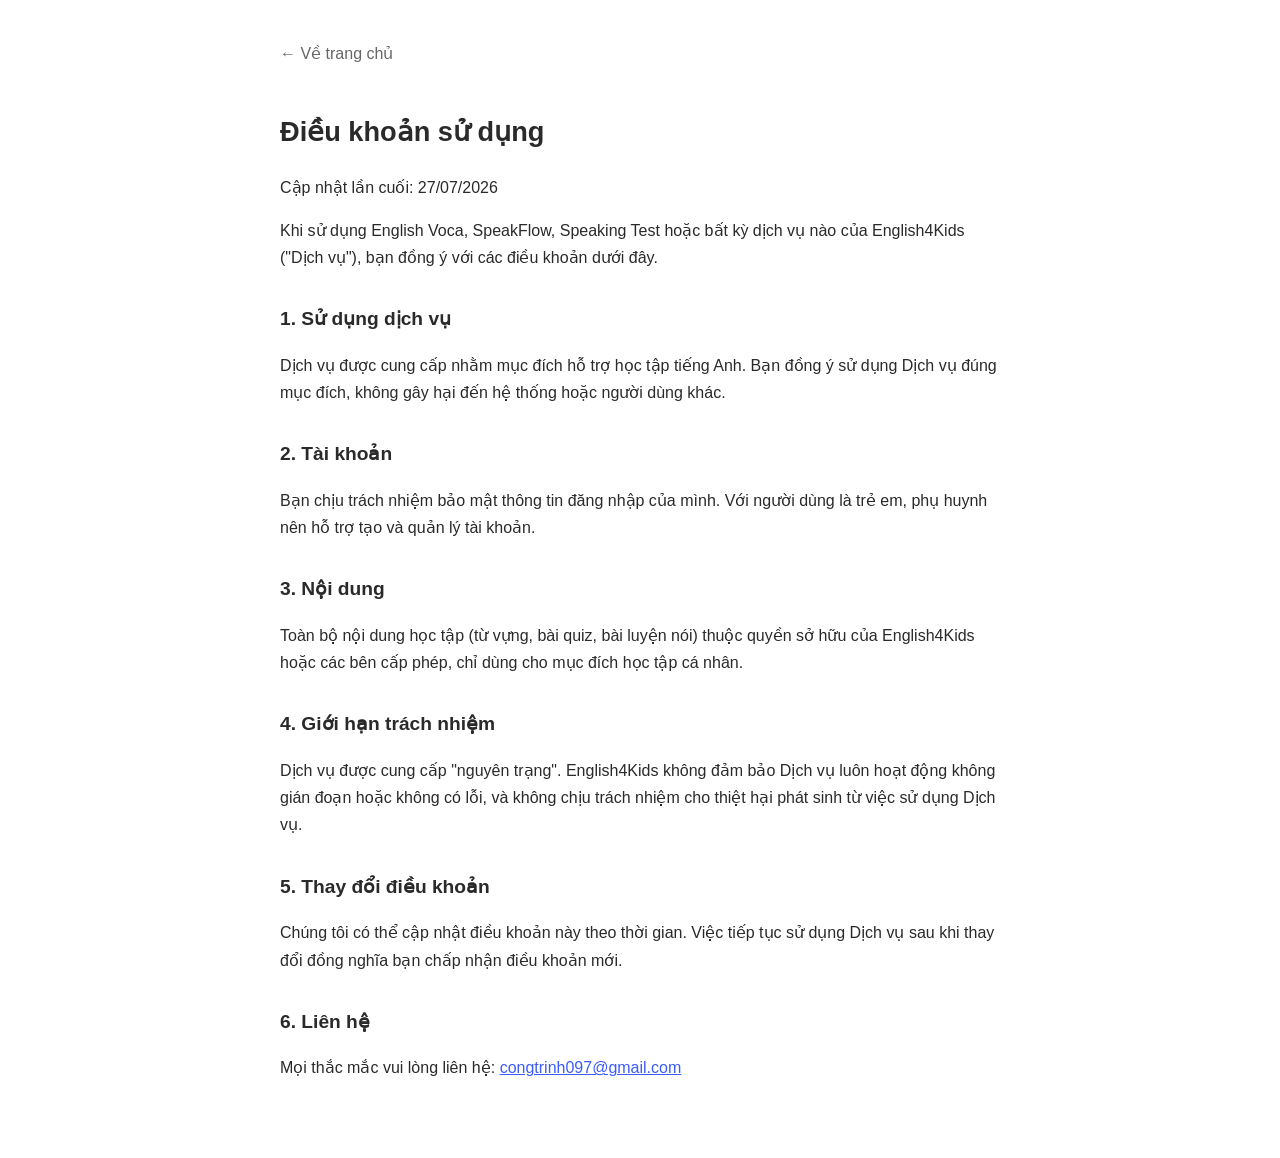
<file: terms.html>
<!DOCTYPE html>
<html lang="vi">
<head>
<meta charset="UTF-8">
<meta name="viewport" content="width=device-width, initial-scale=1">
<title>Điều khoản sử dụng — English4Kids</title>
<meta name="description" content="Điều khoản sử dụng của English4Kids áp dụng cho các ứng dụng English Voca, SpeakFlow và Speaking Test.">
<link rel="canonical" href="https://english4kids.org/terms.html">
<style>
  body{font-family:-apple-system,BlinkMacSystemFont,"Segoe UI",Roboto,Arial,sans-serif;max-width:720px;margin:0 auto;padding:40px 20px 60px;color:#2a2a2a;line-height:1.7;}
  a{color:#3b5bfd;}
  h1{font-size:1.7rem;}
  h2{font-size:1.2rem;margin-top:32px;}
  .back{display:inline-block;margin-bottom:24px;text-decoration:none;color:#666;}
</style>
</head>
<body>
  <a class="back" href="index.html">← Về trang chủ</a>
  <h1>Điều khoản sử dụng</h1>
  <p>Cập nhật lần cuối: 27/07/2026</p>

  <p>Khi sử dụng English Voca, SpeakFlow, Speaking Test hoặc bất kỳ dịch vụ nào của English4Kids ("Dịch vụ"), bạn đồng ý với các điều khoản dưới đây.</p>

  <h2>1. Sử dụng dịch vụ</h2>
  <p>Dịch vụ được cung cấp nhằm mục đích hỗ trợ học tập tiếng Anh. Bạn đồng ý sử dụng Dịch vụ đúng mục đích, không gây hại đến hệ thống hoặc người dùng khác.</p>

  <h2>2. Tài khoản</h2>
  <p>Bạn chịu trách nhiệm bảo mật thông tin đăng nhập của mình. Với người dùng là trẻ em, phụ huynh nên hỗ trợ tạo và quản lý tài khoản.</p>

  <h2>3. Nội dung</h2>
  <p>Toàn bộ nội dung học tập (từ vựng, bài quiz, bài luyện nói) thuộc quyền sở hữu của English4Kids hoặc các bên cấp phép, chỉ dùng cho mục đích học tập cá nhân.</p>

  <h2>4. Giới hạn trách nhiệm</h2>
  <p>Dịch vụ được cung cấp "nguyên trạng". English4Kids không đảm bảo Dịch vụ luôn hoạt động không gián đoạn hoặc không có lỗi, và không chịu trách nhiệm cho thiệt hại phát sinh từ việc sử dụng Dịch vụ.</p>

  <h2>5. Thay đổi điều khoản</h2>
  <p>Chúng tôi có thể cập nhật điều khoản này theo thời gian. Việc tiếp tục sử dụng Dịch vụ sau khi thay đổi đồng nghĩa bạn chấp nhận điều khoản mới.</p>

  <h2>6. Liên hệ</h2>
  <p>Mọi thắc mắc vui lòng liên hệ: <a href="mailto:congtrinh097@gmail.com">congtrinh097@gmail.com</a></p>
</body>
</html>
</file>
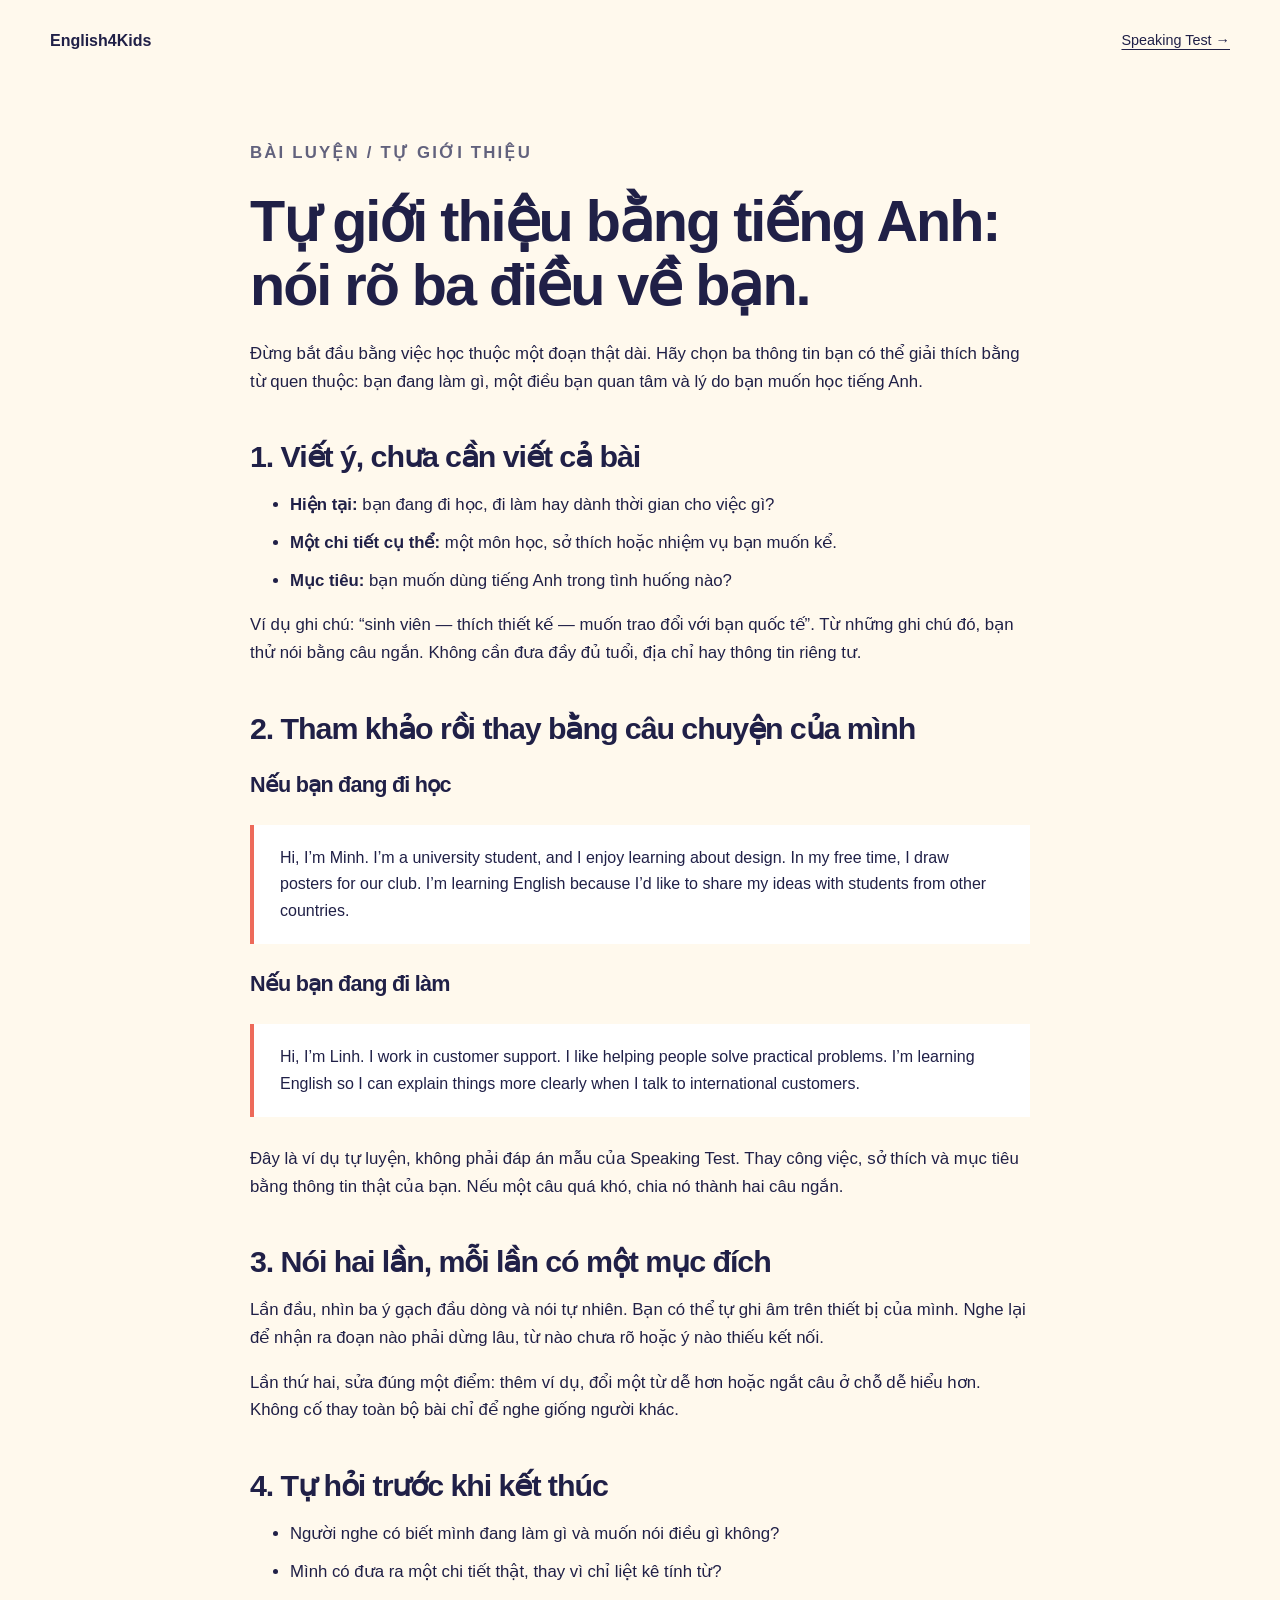
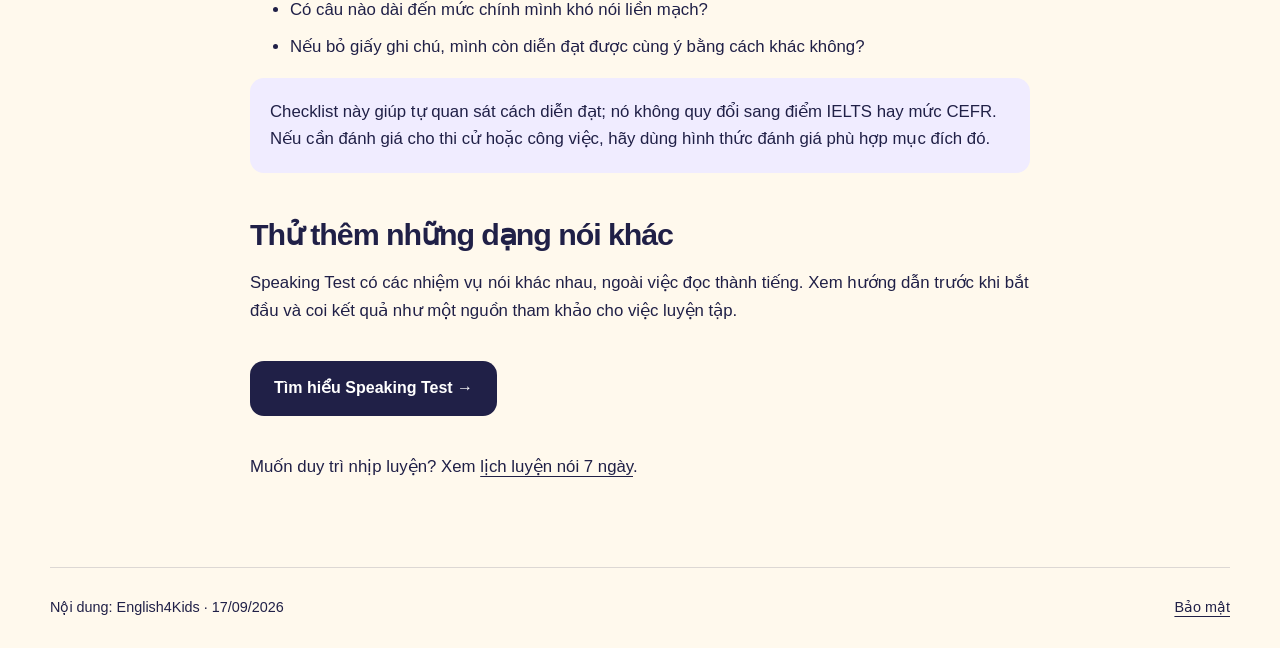
<file: tu-gioi-thieu-tieng-anh.html>
<!doctype html><html lang="vi"><head><meta charset="utf-8"><meta name="viewport" content="width=device-width,initial-scale=1"><title>Tự giới thiệu bằng tiếng Anh: bài mẫu và cách luyện | English4Kids</title><meta name="description" content="Tự luyện giới thiệu bản thân bằng tiếng Anh với ba ý chính, bài mẫu cho người đi học và đi làm, cùng câu hỏi giúp bạn tự nghe lại."><link rel="canonical" href="https://english4kids.org/tu-gioi-thieu-tieng-anh"><link rel="stylesheet" href="speaking.css"><link rel="icon" href="favicon.svg"></head><body><a class="skip" href="#main">Đến nội dung chính</a><header class="wrap nav"><a class="brand" href="/">English4Kids</a><a href="speaking-test.html">Speaking Test →</a></header><main id="main" class="wrap article"><p class="eyebrow">Bài luyện / Tự giới thiệu</p><h1>Tự giới thiệu bằng tiếng Anh: nói rõ ba điều về bạn.</h1><p>Đừng bắt đầu bằng việc học thuộc một đoạn thật dài. Hãy chọn ba thông tin bạn có thể giải thích bằng từ quen thuộc: bạn đang làm gì, một điều bạn quan tâm và lý do bạn muốn học tiếng Anh.</p><h2>1. Viết ý, chưa cần viết cả bài</h2><ul><li><strong>Hiện tại:</strong> bạn đang đi học, đi làm hay dành thời gian cho việc gì?</li><li><strong>Một chi tiết cụ thể:</strong> một môn học, sở thích hoặc nhiệm vụ bạn muốn kể.</li><li><strong>Mục tiêu:</strong> bạn muốn dùng tiếng Anh trong tình huống nào?</li></ul><p>Ví dụ ghi chú: “sinh viên — thích thiết kế — muốn trao đổi với bạn quốc tế”. Từ những ghi chú đó, bạn thử nói bằng câu ngắn. Không cần đưa đầy đủ tuổi, địa chỉ hay thông tin riêng tư.</p><h2>2. Tham khảo rồi thay bằng câu chuyện của mình</h2><h3>Nếu bạn đang đi học</h3><blockquote lang="en">Hi, I’m Minh. I’m a university student, and I enjoy learning about design. In my free time, I draw posters for our club. I’m learning English because I’d like to share my ideas with students from other countries.</blockquote><h3>Nếu bạn đang đi làm</h3><blockquote lang="en">Hi, I’m Linh. I work in customer support. I like helping people solve practical problems. I’m learning English so I can explain things more clearly when I talk to international customers.</blockquote><p>Đây là ví dụ tự luyện, không phải đáp án mẫu của Speaking Test. Thay công việc, sở thích và mục tiêu bằng thông tin thật của bạn. Nếu một câu quá khó, chia nó thành hai câu ngắn.</p><h2>3. Nói hai lần, mỗi lần có một mục đích</h2><p>Lần đầu, nhìn ba ý gạch đầu dòng và nói tự nhiên. Bạn có thể tự ghi âm trên thiết bị của mình. Nghe lại để nhận ra đoạn nào phải dừng lâu, từ nào chưa rõ hoặc ý nào thiếu kết nối.</p><p>Lần thứ hai, sửa đúng một điểm: thêm ví dụ, đổi một từ dễ hơn hoặc ngắt câu ở chỗ dễ hiểu hơn. Không cố thay toàn bộ bài chỉ để nghe giống người khác.</p><h2>4. Tự hỏi trước khi kết thúc</h2><ul><li>Người nghe có biết mình đang làm gì và muốn nói điều gì không?</li><li>Mình có đưa ra một chi tiết thật, thay vì chỉ liệt kê tính từ?</li><li>Có câu nào dài đến mức chính mình khó nói liền mạch?</li><li>Nếu bỏ giấy ghi chú, mình còn diễn đạt được cùng ý bằng cách khác không?</li></ul><p class="note">Checklist này giúp tự quan sát cách diễn đạt; nó không quy đổi sang điểm IELTS hay mức CEFR. Nếu cần đánh giá cho thi cử hoặc công việc, hãy dùng hình thức đánh giá phù hợp mục đích đó.</p><h2>Thử thêm những dạng nói khác</h2><p>Speaking Test có các nhiệm vụ nói khác nhau, ngoài việc đọc thành tiếng. Xem hướng dẫn trước khi bắt đầu và coi kết quả như một nguồn tham khảo cho việc luyện tập.</p><a class="button" href="speaking-test.html">Tìm hiểu Speaking Test →</a><p>Muốn duy trì nhịp luyện? Xem <a href="luyen-noi-7-ngay.html">lịch luyện nói 7 ngày</a>.</p></main><footer class="wrap footer"><span>Nội dung: English4Kids · 17/09/2026</span><a href="privacy.html">Bảo mật</a></footer></body></html>
</file>
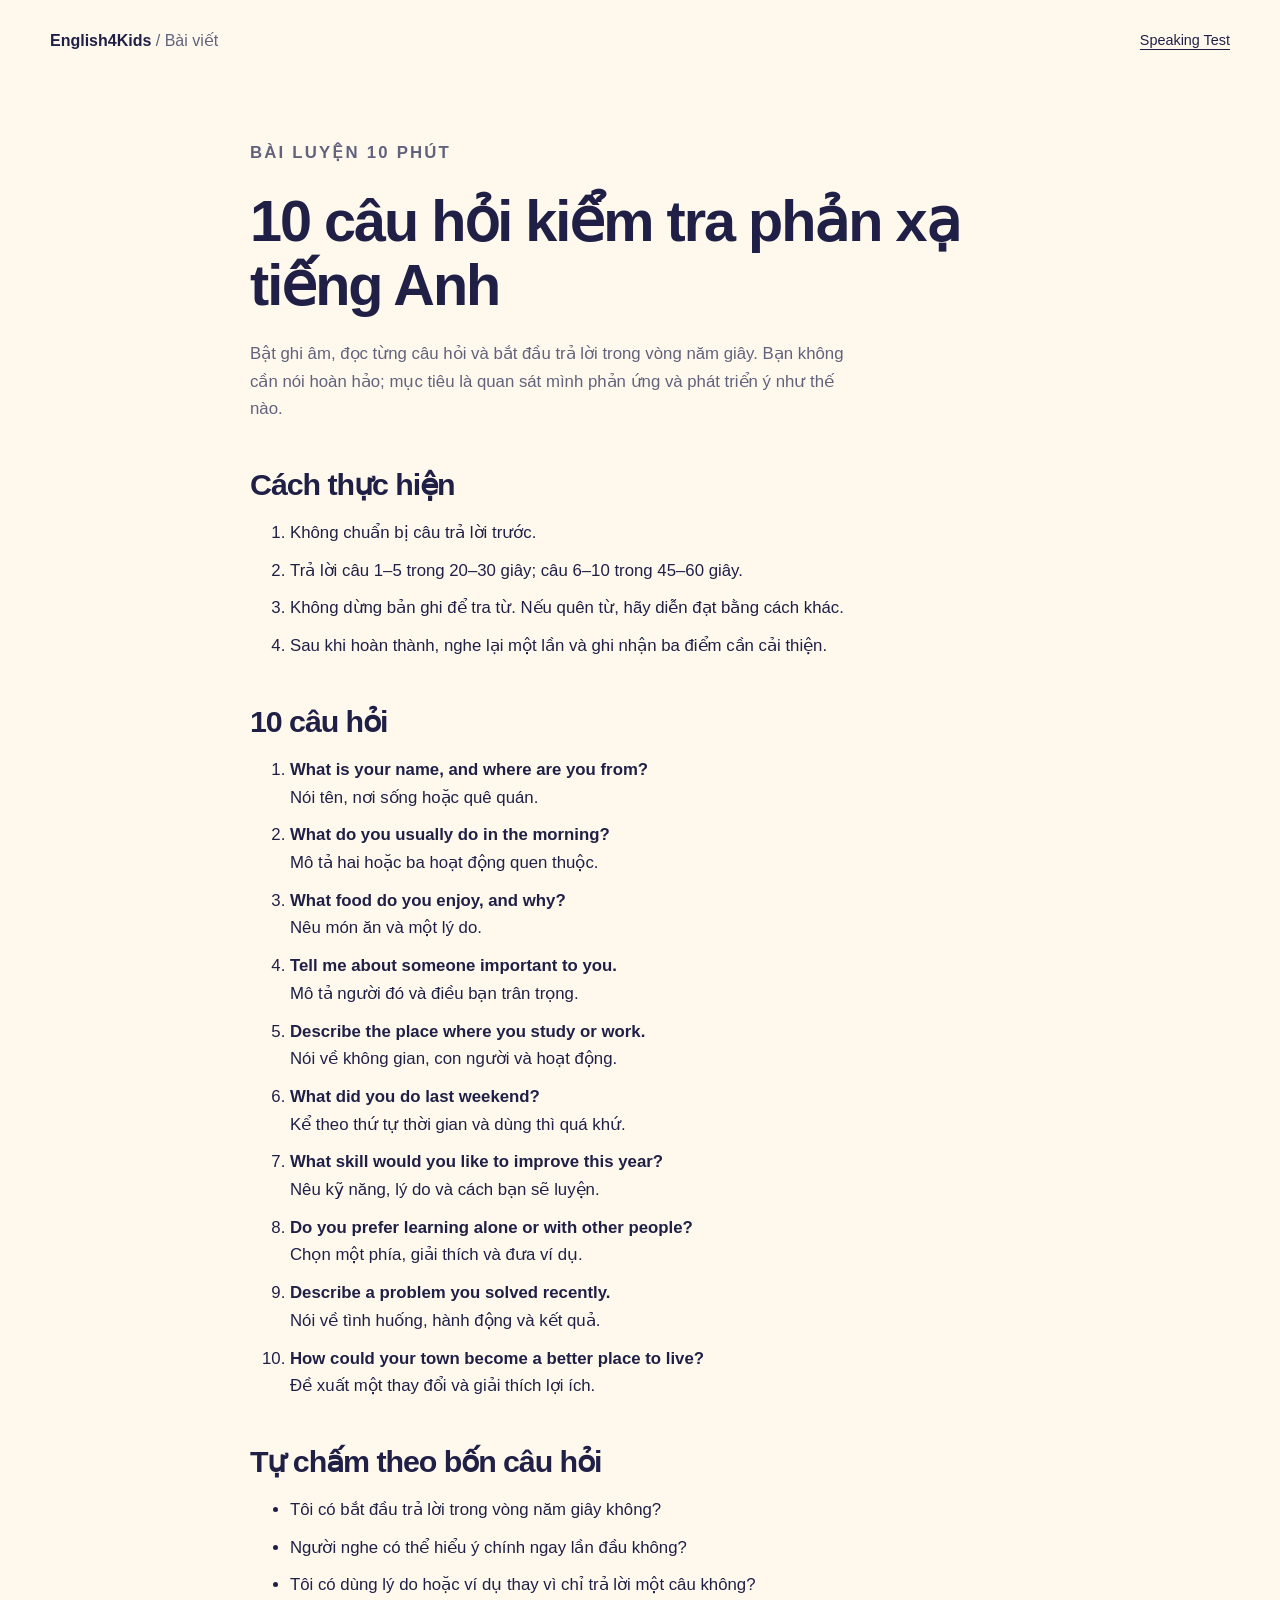
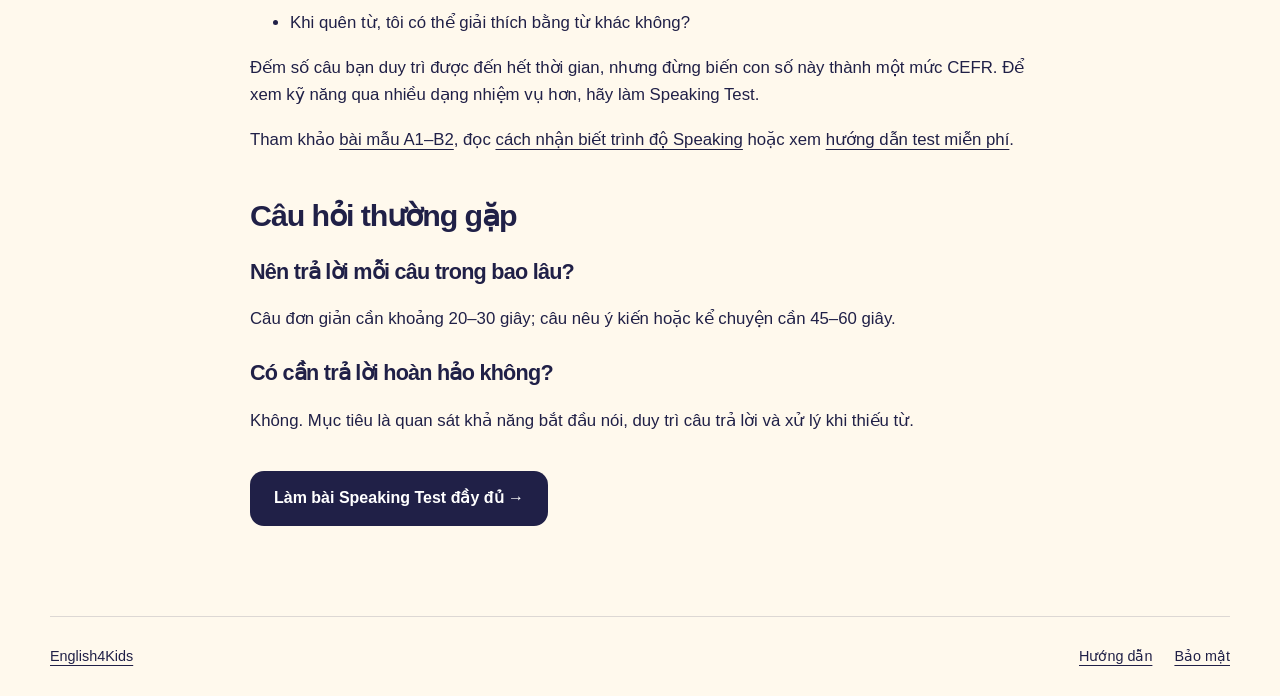
<file: post/10-cau-hoi-kiem-tra-phan-xa-tieng-anh.html>
<!doctype html><html lang="vi"><head><meta charset="utf-8"><meta name="viewport" content="width=device-width,initial-scale=1">
<title>10 câu hỏi kiểm tra phản xạ tiếng Anh | English4Kids</title><meta name="description" content="Tự kiểm tra phản xạ nói tiếng Anh với 10 câu hỏi từ dễ đến mở rộng, kèm cách ghi âm, chấm và chọn điểm cần luyện.">
<link rel="canonical" href="https://english4kids.org/post/10-cau-hoi-kiem-tra-phan-xa-tieng-anh"><link rel="icon" href="../favicon.svg"><link rel="stylesheet" href="../speaking.css">
<script type="application/ld+json">{"@context":"https://schema.org","@type":"FAQPage","mainEntity":[{"@type":"Question","name":"Nên trả lời mỗi câu trong bao lâu?","acceptedAnswer":{"@type":"Answer","text":"Câu đơn giản có thể trả lời 20 đến 30 giây; câu nêu ý kiến nên kéo dài 45 đến 60 giây."}},{"@type":"Question","name":"Có cần trả lời hoàn hảo không?","acceptedAnswer":{"@type":"Answer","text":"Không. Mục tiêu là quan sát khả năng bắt đầu nói, duy trì câu trả lời và diễn đạt khi thiếu từ."}}]}</script></head>
<body><a class="skip" href="#main">Đến nội dung chính</a><header class="wrap nav"><a class="brand" href="/">English4Kids <span>/ Bài viết</span></a><a href="../speaking-test.html">Speaking Test</a></header>
<main id="main" class="wrap article"><p class="eyebrow">Bài luyện 10 phút</p><h1>10 câu hỏi kiểm tra phản xạ tiếng Anh</h1><p class="lead">Bật ghi âm, đọc từng câu hỏi và bắt đầu trả lời trong vòng năm giây. Bạn không cần nói hoàn hảo; mục tiêu là quan sát mình phản ứng và phát triển ý như thế nào.</p>
<h2>Cách thực hiện</h2><ol><li>Không chuẩn bị câu trả lời trước.</li><li>Trả lời câu 1–5 trong 20–30 giây; câu 6–10 trong 45–60 giây.</li><li>Không dừng bản ghi để tra từ. Nếu quên từ, hãy diễn đạt bằng cách khác.</li><li>Sau khi hoàn thành, nghe lại một lần và ghi nhận ba điểm cần cải thiện.</li></ol>
<h2>10 câu hỏi</h2><ol><li><span lang="en"><strong>What is your name, and where are you from?</strong></span><br>Nói tên, nơi sống hoặc quê quán.</li><li><span lang="en"><strong>What do you usually do in the morning?</strong></span><br>Mô tả hai hoặc ba hoạt động quen thuộc.</li><li><span lang="en"><strong>What food do you enjoy, and why?</strong></span><br>Nêu món ăn và một lý do.</li><li><span lang="en"><strong>Tell me about someone important to you.</strong></span><br>Mô tả người đó và điều bạn trân trọng.</li><li><span lang="en"><strong>Describe the place where you study or work.</strong></span><br>Nói về không gian, con người và hoạt động.</li><li><span lang="en"><strong>What did you do last weekend?</strong></span><br>Kể theo thứ tự thời gian và dùng thì quá khứ.</li><li><span lang="en"><strong>What skill would you like to improve this year?</strong></span><br>Nêu kỹ năng, lý do và cách bạn sẽ luyện.</li><li><span lang="en"><strong>Do you prefer learning alone or with other people?</strong></span><br>Chọn một phía, giải thích và đưa ví dụ.</li><li><span lang="en"><strong>Describe a problem you solved recently.</strong></span><br>Nói về tình huống, hành động và kết quả.</li><li><span lang="en"><strong>How could your town become a better place to live?</strong></span><br>Đề xuất một thay đổi và giải thích lợi ích.</li></ol>
<h2>Tự chấm theo bốn câu hỏi</h2><ul><li>Tôi có bắt đầu trả lời trong vòng năm giây không?</li><li>Người nghe có thể hiểu ý chính ngay lần đầu không?</li><li>Tôi có dùng lý do hoặc ví dụ thay vì chỉ trả lời một câu không?</li><li>Khi quên từ, tôi có thể giải thích bằng từ khác không?</li></ul>
<p>Đếm số câu bạn duy trì được đến hết thời gian, nhưng đừng biến con số này thành một mức CEFR. Để xem kỹ năng qua nhiều dạng nhiệm vụ hơn, hãy làm Speaking Test.</p>
<p>Tham khảo <a href="bai-mau-speaking-a1-b2.html">bài mẫu A1–B2</a>, đọc <a href="cach-biet-trinh-do-speaking.html">cách nhận biết trình độ Speaking</a> hoặc xem <a href="test-trinh-do-noi-tieng-anh-mien-phi.html">hướng dẫn test miễn phí</a>.</p>
<h2>Câu hỏi thường gặp</h2><h3>Nên trả lời mỗi câu trong bao lâu?</h3><p>Câu đơn giản cần khoảng 20–30 giây; câu nêu ý kiến hoặc kể chuyện cần 45–60 giây.</p><h3>Có cần trả lời hoàn hảo không?</h3><p>Không. Mục tiêu là quan sát khả năng bắt đầu nói, duy trì câu trả lời và xử lý khi thiếu từ.</p>
<a class="button" href="https://speakingtest.english4kids.org/">Làm bài Speaking Test đầy đủ →</a></main><footer class="wrap footer"><a href="/">English4Kids</a><div><a href="../speaking-test.html">Hướng dẫn</a><a href="../privacy.html">Bảo mật</a></div></footer></body></html>
</file>
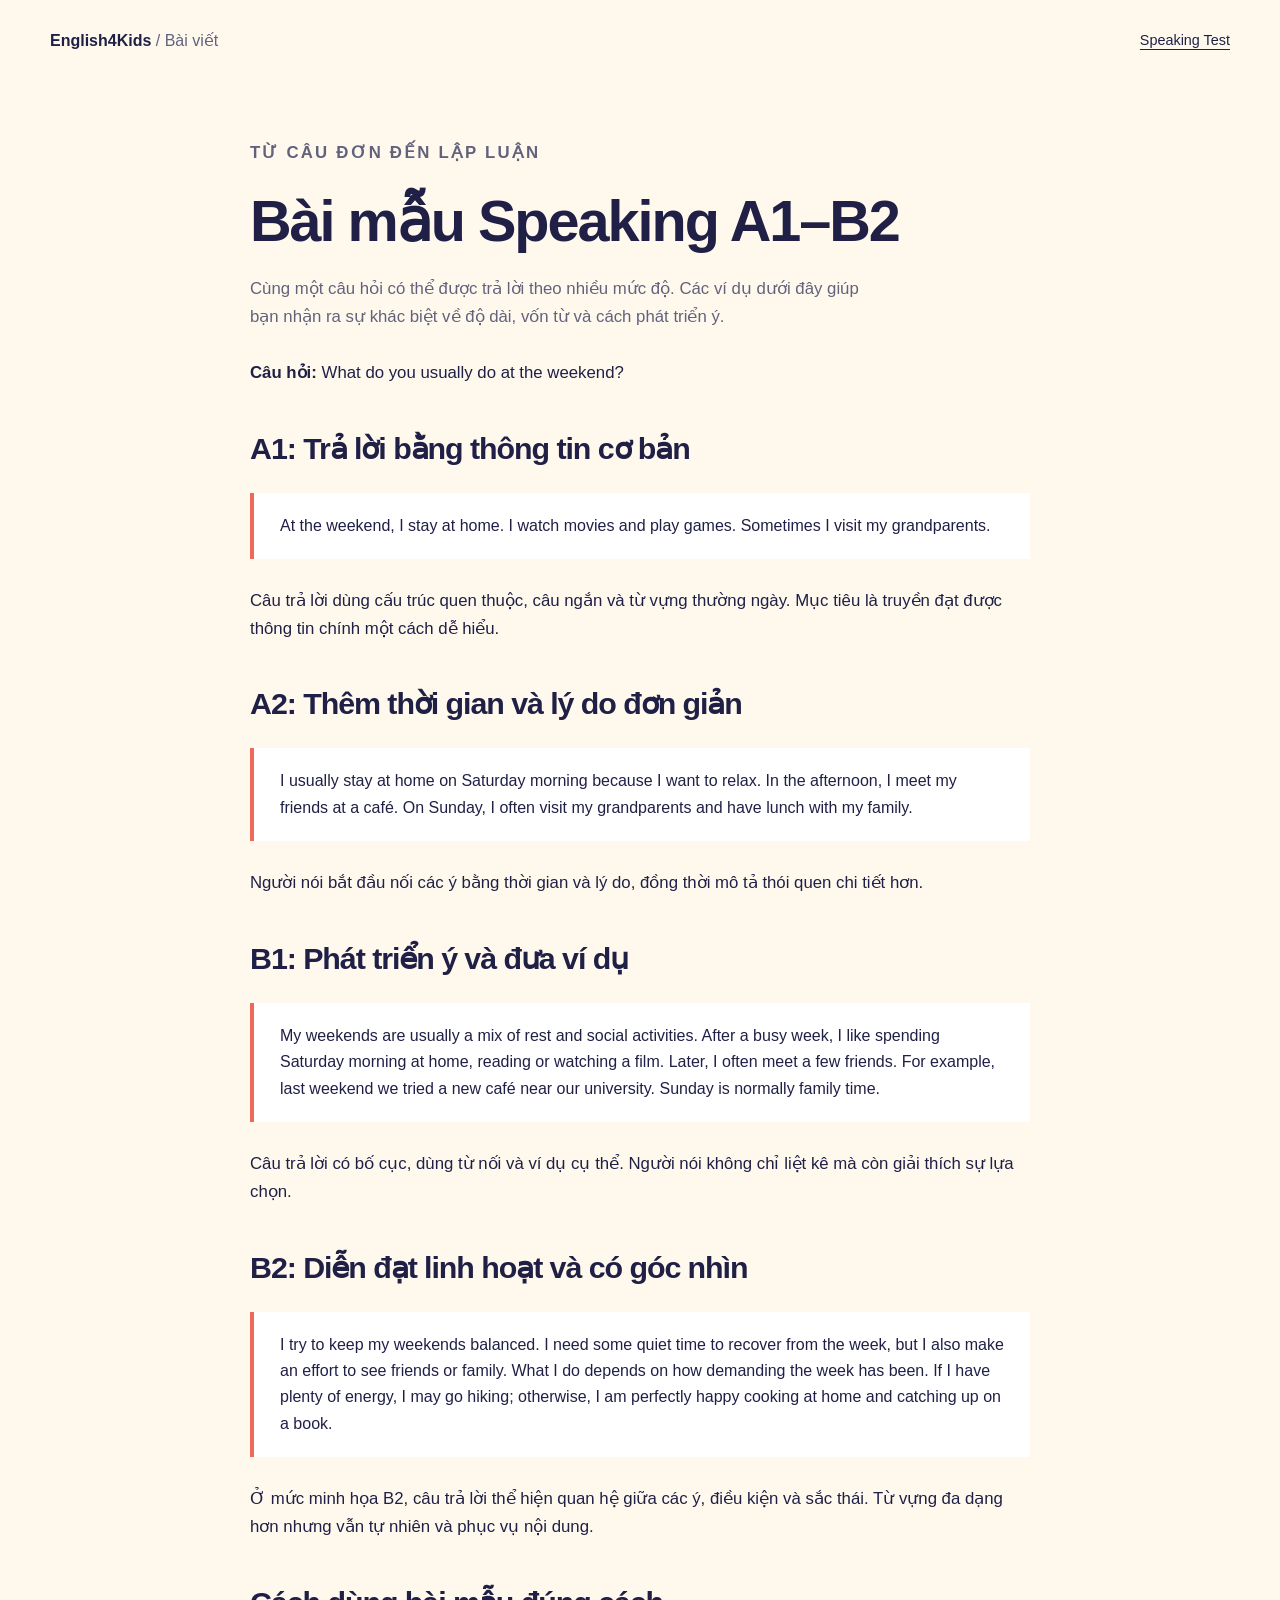
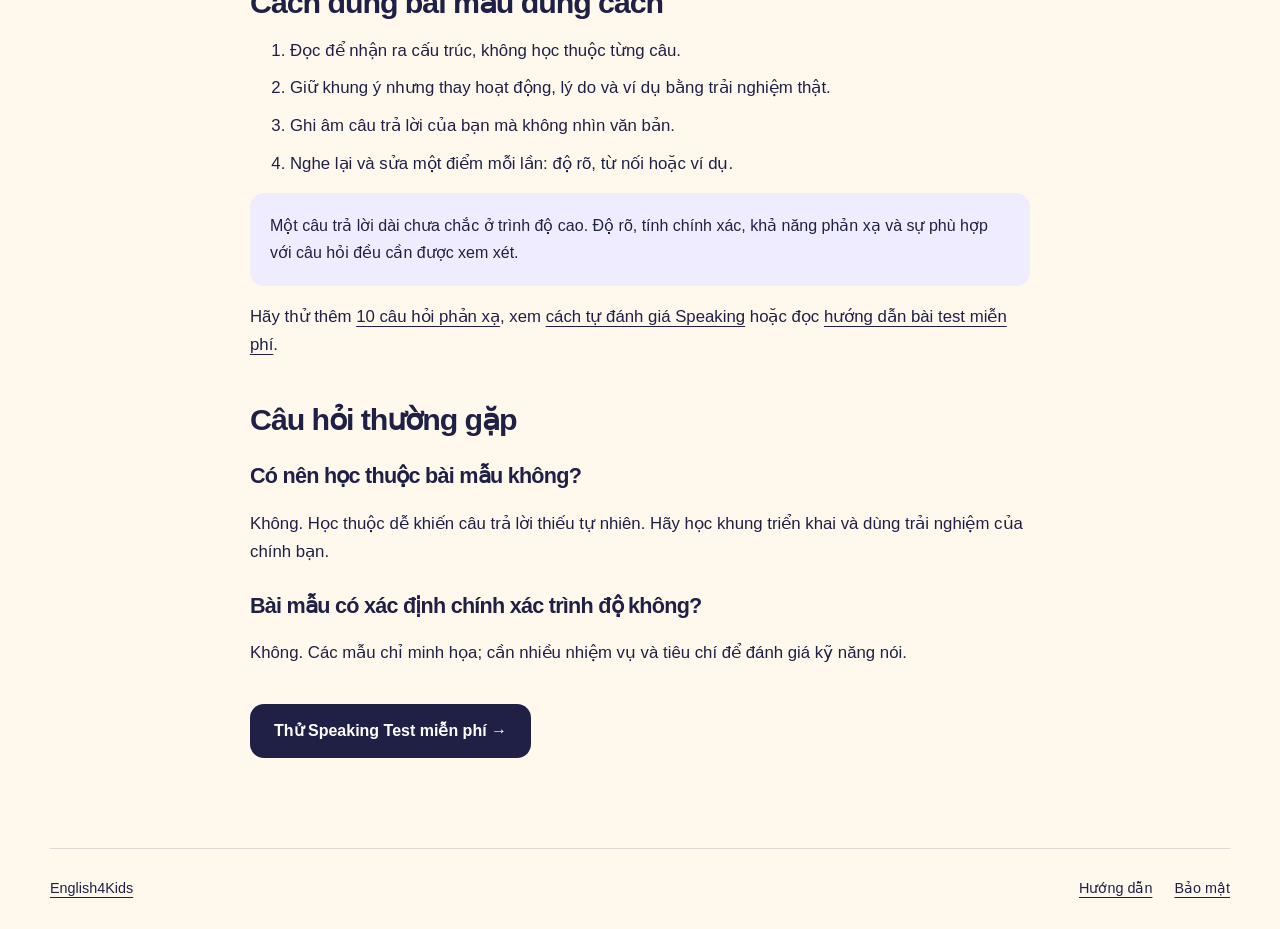
<file: post/bai-mau-speaking-a1-b2.html>
<!doctype html><html lang="vi"><head><meta charset="utf-8"><meta name="viewport" content="width=device-width,initial-scale=1">
<title>Bài mẫu Speaking A1–B2 theo từng trình độ | English4Kids</title><meta name="description" content="So sánh bài mẫu Speaking A1, A2, B1 và B2 cho cùng một chủ đề, hiểu cách câu trả lời phát triển từ câu đơn đến lập luận có ví dụ.">
<link rel="canonical" href="https://english4kids.org/post/bai-mau-speaking-a1-b2"><link rel="icon" href="../favicon.svg"><link rel="stylesheet" href="../speaking.css">
<script type="application/ld+json">{"@context":"https://schema.org","@type":"FAQPage","mainEntity":[{"@type":"Question","name":"Có nên học thuộc bài mẫu Speaking không?","acceptedAnswer":{"@type":"Answer","text":"Không. Hãy dùng bài mẫu để học cấu trúc rồi thay bằng thông tin và cách diễn đạt của bạn."}},{"@type":"Question","name":"Bài mẫu có xác định chính xác trình độ không?","acceptedAnswer":{"@type":"Answer","text":"Không. Đây là ví dụ minh họa; trình độ cần được xem qua nhiều nhiệm vụ và tiêu chí."}}]}</script></head>
<body><a class="skip" href="#main">Đến nội dung chính</a><header class="wrap nav"><a class="brand" href="/">English4Kids <span>/ Bài viết</span></a><a href="../speaking-test.html">Speaking Test</a></header>
<main id="main" class="wrap article"><p class="eyebrow">Từ câu đơn đến lập luận</p><h1>Bài mẫu Speaking A1–B2</h1><p class="lead">Cùng một câu hỏi có thể được trả lời theo nhiều mức độ. Các ví dụ dưới đây giúp bạn nhận ra sự khác biệt về độ dài, vốn từ và cách phát triển ý.</p>
<p><strong>Câu hỏi:</strong> <span lang="en">What do you usually do at the weekend?</span></p>
<h2>A1: Trả lời bằng thông tin cơ bản</h2><blockquote lang="en">At the weekend, I stay at home. I watch movies and play games. Sometimes I visit my grandparents.</blockquote><p>Câu trả lời dùng cấu trúc quen thuộc, câu ngắn và từ vựng thường ngày. Mục tiêu là truyền đạt được thông tin chính một cách dễ hiểu.</p>
<h2>A2: Thêm thời gian và lý do đơn giản</h2><blockquote lang="en">I usually stay at home on Saturday morning because I want to relax. In the afternoon, I meet my friends at a café. On Sunday, I often visit my grandparents and have lunch with my family.</blockquote><p>Người nói bắt đầu nối các ý bằng thời gian và lý do, đồng thời mô tả thói quen chi tiết hơn.</p>
<h2>B1: Phát triển ý và đưa ví dụ</h2><blockquote lang="en">My weekends are usually a mix of rest and social activities. After a busy week, I like spending Saturday morning at home, reading or watching a film. Later, I often meet a few friends. For example, last weekend we tried a new café near our university. Sunday is normally family time.</blockquote><p>Câu trả lời có bố cục, dùng từ nối và ví dụ cụ thể. Người nói không chỉ liệt kê mà còn giải thích sự lựa chọn.</p>
<h2>B2: Diễn đạt linh hoạt và có góc nhìn</h2><blockquote lang="en">I try to keep my weekends balanced. I need some quiet time to recover from the week, but I also make an effort to see friends or family. What I do depends on how demanding the week has been. If I have plenty of energy, I may go hiking; otherwise, I am perfectly happy cooking at home and catching up on a book.</blockquote><p>Ở mức minh họa B2, câu trả lời thể hiện quan hệ giữa các ý, điều kiện và sắc thái. Từ vựng đa dạng hơn nhưng vẫn tự nhiên và phục vụ nội dung.</p>
<h2>Cách dùng bài mẫu đúng cách</h2><ol><li>Đọc để nhận ra cấu trúc, không học thuộc từng câu.</li><li>Giữ khung ý nhưng thay hoạt động, lý do và ví dụ bằng trải nghiệm thật.</li><li>Ghi âm câu trả lời của bạn mà không nhìn văn bản.</li><li>Nghe lại và sửa một điểm mỗi lần: độ rõ, từ nối hoặc ví dụ.</li></ol>
<div class="note">Một câu trả lời dài chưa chắc ở trình độ cao. Độ rõ, tính chính xác, khả năng phản xạ và sự phù hợp với câu hỏi đều cần được xem xét.</div>
<p>Hãy thử thêm <a href="10-cau-hoi-kiem-tra-phan-xa-tieng-anh.html">10 câu hỏi phản xạ</a>, xem <a href="cach-biet-trinh-do-speaking.html">cách tự đánh giá Speaking</a> hoặc đọc <a href="test-trinh-do-noi-tieng-anh-mien-phi.html">hướng dẫn bài test miễn phí</a>.</p>
<h2>Câu hỏi thường gặp</h2><h3>Có nên học thuộc bài mẫu không?</h3><p>Không. Học thuộc dễ khiến câu trả lời thiếu tự nhiên. Hãy học khung triển khai và dùng trải nghiệm của chính bạn.</p><h3>Bài mẫu có xác định chính xác trình độ không?</h3><p>Không. Các mẫu chỉ minh họa; cần nhiều nhiệm vụ và tiêu chí để đánh giá kỹ năng nói.</p>
<a class="button" href="https://speakingtest.english4kids.org/">Thử Speaking Test miễn phí →</a></main><footer class="wrap footer"><a href="/">English4Kids</a><div><a href="../speaking-test.html">Hướng dẫn</a><a href="../privacy.html">Bảo mật</a></div></footer></body></html>
</file>
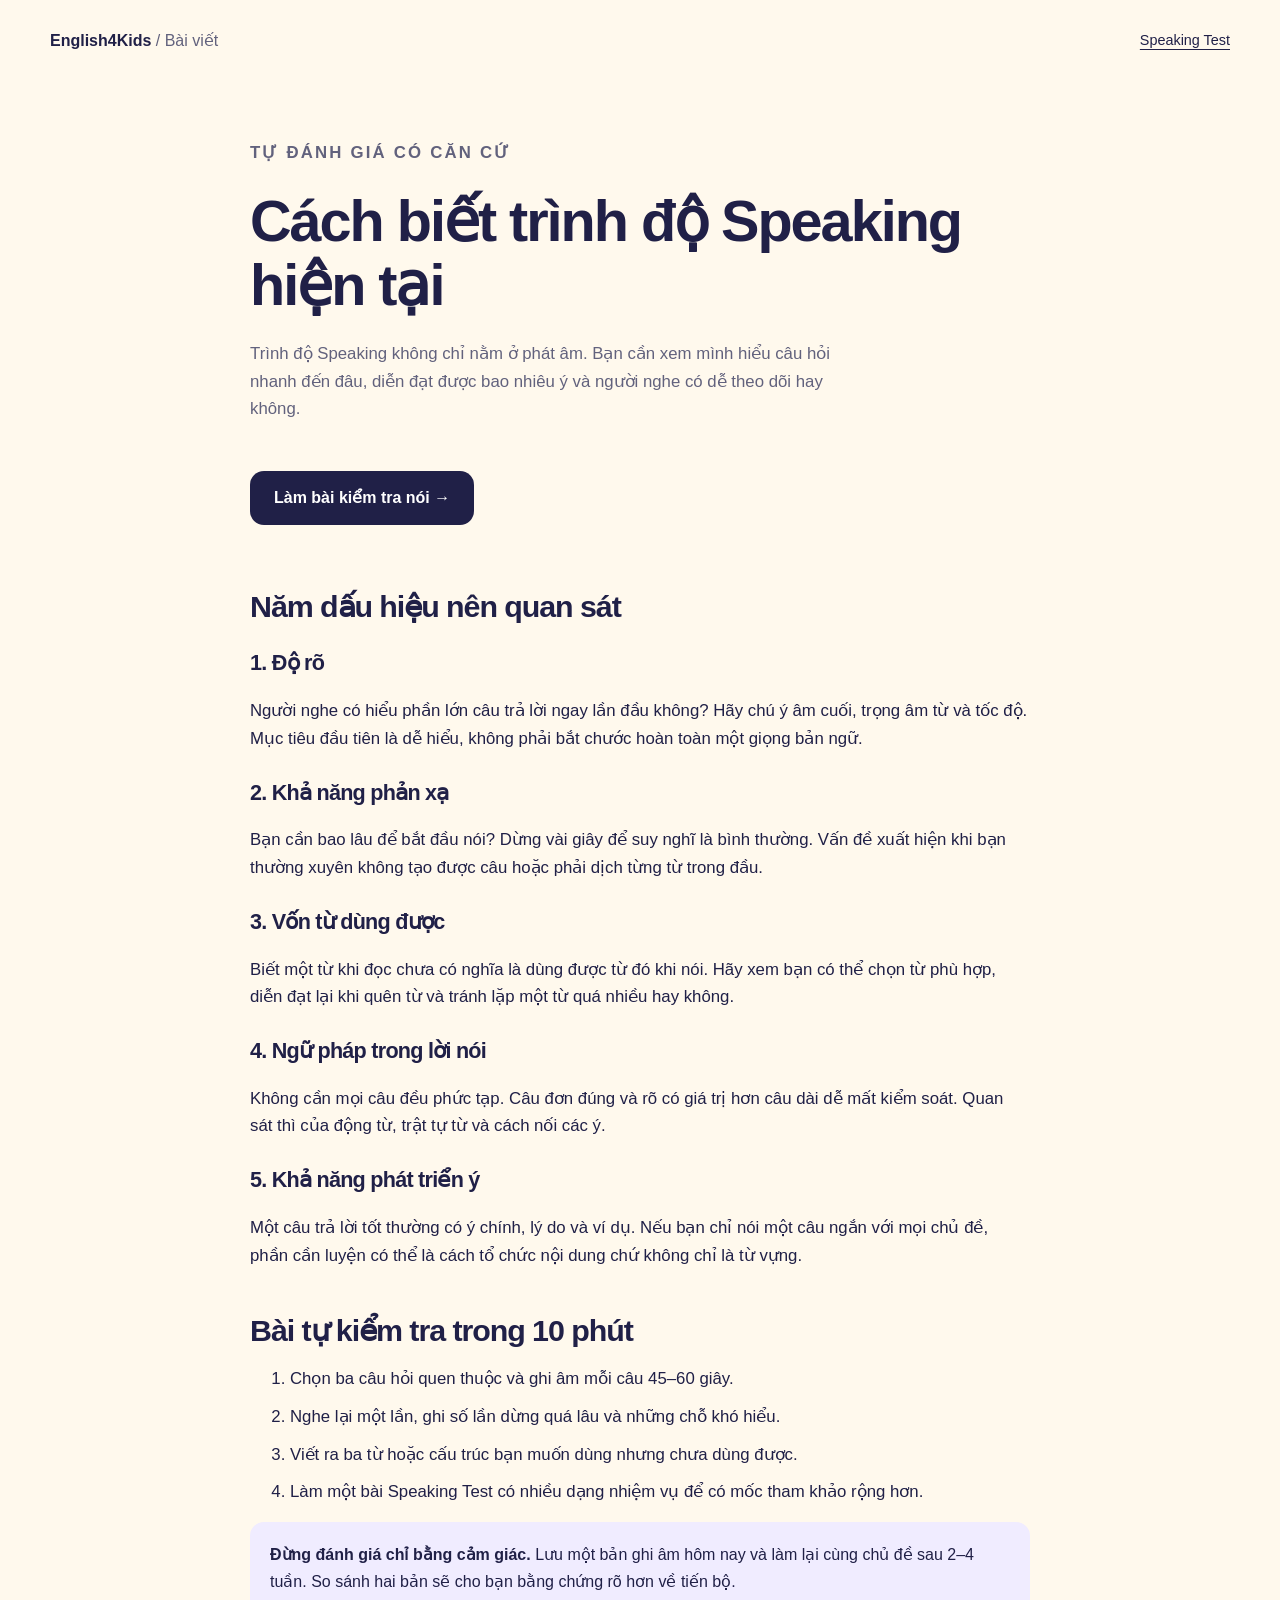
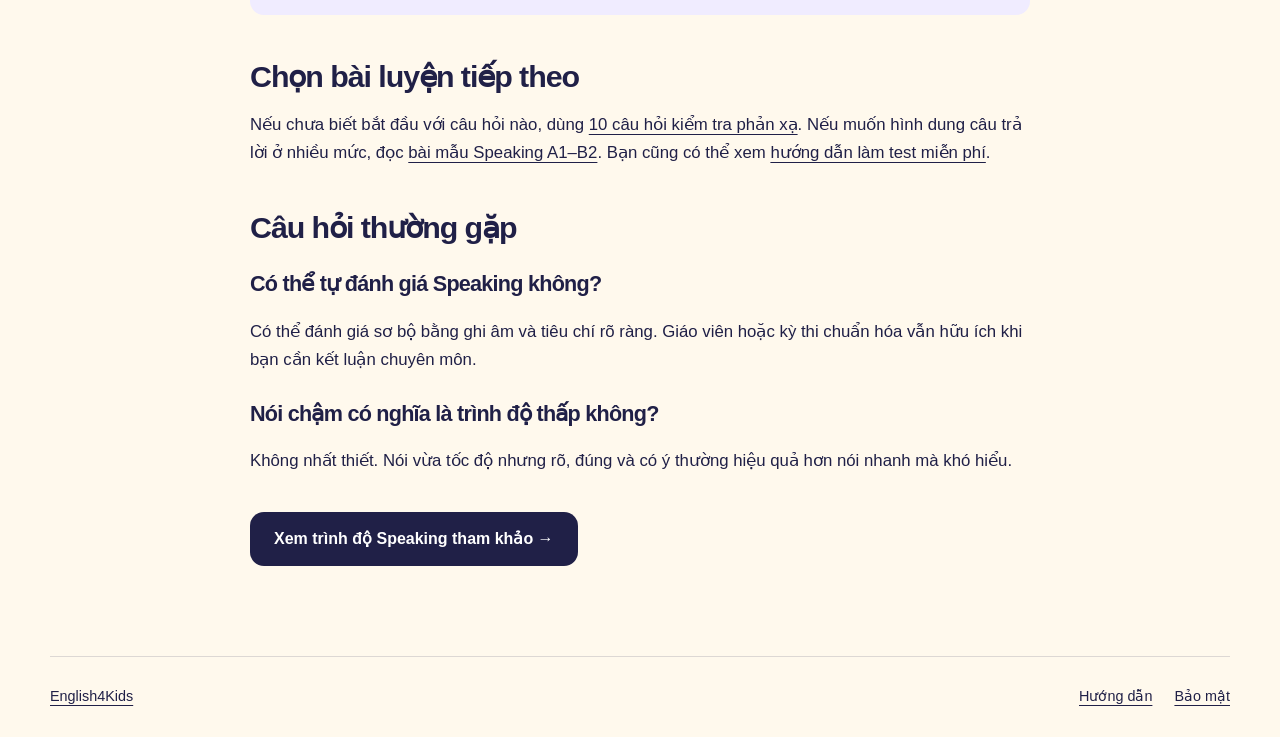
<file: post/cach-biet-trinh-do-speaking.html>
<!doctype html><html lang="vi"><head><meta charset="utf-8"><meta name="viewport" content="width=device-width,initial-scale=1">
<title>Cách biết trình độ Speaking hiện tại | English4Kids</title><meta name="description" content="Cách tự đánh giá trình độ Speaking qua độ rõ, phản xạ, từ vựng, ngữ pháp và khả năng phát triển ý; kèm bài test thực hành miễn phí.">
<link rel="canonical" href="https://english4kids.org/post/cach-biet-trinh-do-speaking"><link rel="icon" href="../favicon.svg"><link rel="stylesheet" href="../speaking.css">
<script type="application/ld+json">{"@context":"https://schema.org","@type":"FAQPage","mainEntity":[{"@type":"Question","name":"Có thể tự đánh giá Speaking không?","acceptedAnswer":{"@type":"Answer","text":"Có thể tự đánh giá sơ bộ bằng cách ghi âm, nghe lại và đối chiếu các tiêu chí rõ ràng."}},{"@type":"Question","name":"Nói chậm có nghĩa là trình độ thấp không?","acceptedAnswer":{"@type":"Answer","text":"Không nhất thiết. Độ rõ, tính chính xác và khả năng phát triển ý cũng quan trọng."}}]}</script></head>
<body><a class="skip" href="#main">Đến nội dung chính</a><header class="wrap nav"><a class="brand" href="/">English4Kids <span>/ Bài viết</span></a><a href="../speaking-test.html">Speaking Test</a></header>
<main id="main" class="wrap article"><p class="eyebrow">Tự đánh giá có căn cứ</p><h1>Cách biết trình độ Speaking hiện tại</h1><p class="lead">Trình độ Speaking không chỉ nằm ở phát âm. Bạn cần xem mình hiểu câu hỏi nhanh đến đâu, diễn đạt được bao nhiêu ý và người nghe có dễ theo dõi hay không.</p>
<a class="button" href="https://speakingtest.english4kids.org/">Làm bài kiểm tra nói →</a>
<h2>Năm dấu hiệu nên quan sát</h2><h3>1. Độ rõ</h3><p>Người nghe có hiểu phần lớn câu trả lời ngay lần đầu không? Hãy chú ý âm cuối, trọng âm từ và tốc độ. Mục tiêu đầu tiên là dễ hiểu, không phải bắt chước hoàn toàn một giọng bản ngữ.</p>
<h3>2. Khả năng phản xạ</h3><p>Bạn cần bao lâu để bắt đầu nói? Dừng vài giây để suy nghĩ là bình thường. Vấn đề xuất hiện khi bạn thường xuyên không tạo được câu hoặc phải dịch từng từ trong đầu.</p>
<h3>3. Vốn từ dùng được</h3><p>Biết một từ khi đọc chưa có nghĩa là dùng được từ đó khi nói. Hãy xem bạn có thể chọn từ phù hợp, diễn đạt lại khi quên từ và tránh lặp một từ quá nhiều hay không.</p>
<h3>4. Ngữ pháp trong lời nói</h3><p>Không cần mọi câu đều phức tạp. Câu đơn đúng và rõ có giá trị hơn câu dài dễ mất kiểm soát. Quan sát thì của động từ, trật tự từ và cách nối các ý.</p>
<h3>5. Khả năng phát triển ý</h3><p>Một câu trả lời tốt thường có ý chính, lý do và ví dụ. Nếu bạn chỉ nói một câu ngắn với mọi chủ đề, phần cần luyện có thể là cách tổ chức nội dung chứ không chỉ là từ vựng.</p>
<h2>Bài tự kiểm tra trong 10 phút</h2><ol><li>Chọn ba câu hỏi quen thuộc và ghi âm mỗi câu 45–60 giây.</li><li>Nghe lại một lần, ghi số lần dừng quá lâu và những chỗ khó hiểu.</li><li>Viết ra ba từ hoặc cấu trúc bạn muốn dùng nhưng chưa dùng được.</li><li>Làm một bài Speaking Test có nhiều dạng nhiệm vụ để có mốc tham khảo rộng hơn.</li></ol>
<div class="note"><strong>Đừng đánh giá chỉ bằng cảm giác.</strong> Lưu một bản ghi âm hôm nay và làm lại cùng chủ đề sau 2–4 tuần. So sánh hai bản sẽ cho bạn bằng chứng rõ hơn về tiến bộ.</div>
<h2>Chọn bài luyện tiếp theo</h2><p>Nếu chưa biết bắt đầu với câu hỏi nào, dùng <a href="10-cau-hoi-kiem-tra-phan-xa-tieng-anh.html">10 câu hỏi kiểm tra phản xạ</a>. Nếu muốn hình dung câu trả lời ở nhiều mức, đọc <a href="bai-mau-speaking-a1-b2.html">bài mẫu Speaking A1–B2</a>. Bạn cũng có thể xem <a href="test-trinh-do-noi-tieng-anh-mien-phi.html">hướng dẫn làm test miễn phí</a>.</p>
<h2>Câu hỏi thường gặp</h2><h3>Có thể tự đánh giá Speaking không?</h3><p>Có thể đánh giá sơ bộ bằng ghi âm và tiêu chí rõ ràng. Giáo viên hoặc kỳ thi chuẩn hóa vẫn hữu ích khi bạn cần kết luận chuyên môn.</p><h3>Nói chậm có nghĩa là trình độ thấp không?</h3><p>Không nhất thiết. Nói vừa tốc độ nhưng rõ, đúng và có ý thường hiệu quả hơn nói nhanh mà khó hiểu.</p>
<a class="button" href="https://speakingtest.english4kids.org/">Xem trình độ Speaking tham khảo →</a></main><footer class="wrap footer"><a href="/">English4Kids</a><div><a href="../speaking-test.html">Hướng dẫn</a><a href="../privacy.html">Bảo mật</a></div></footer></body></html>
</file>
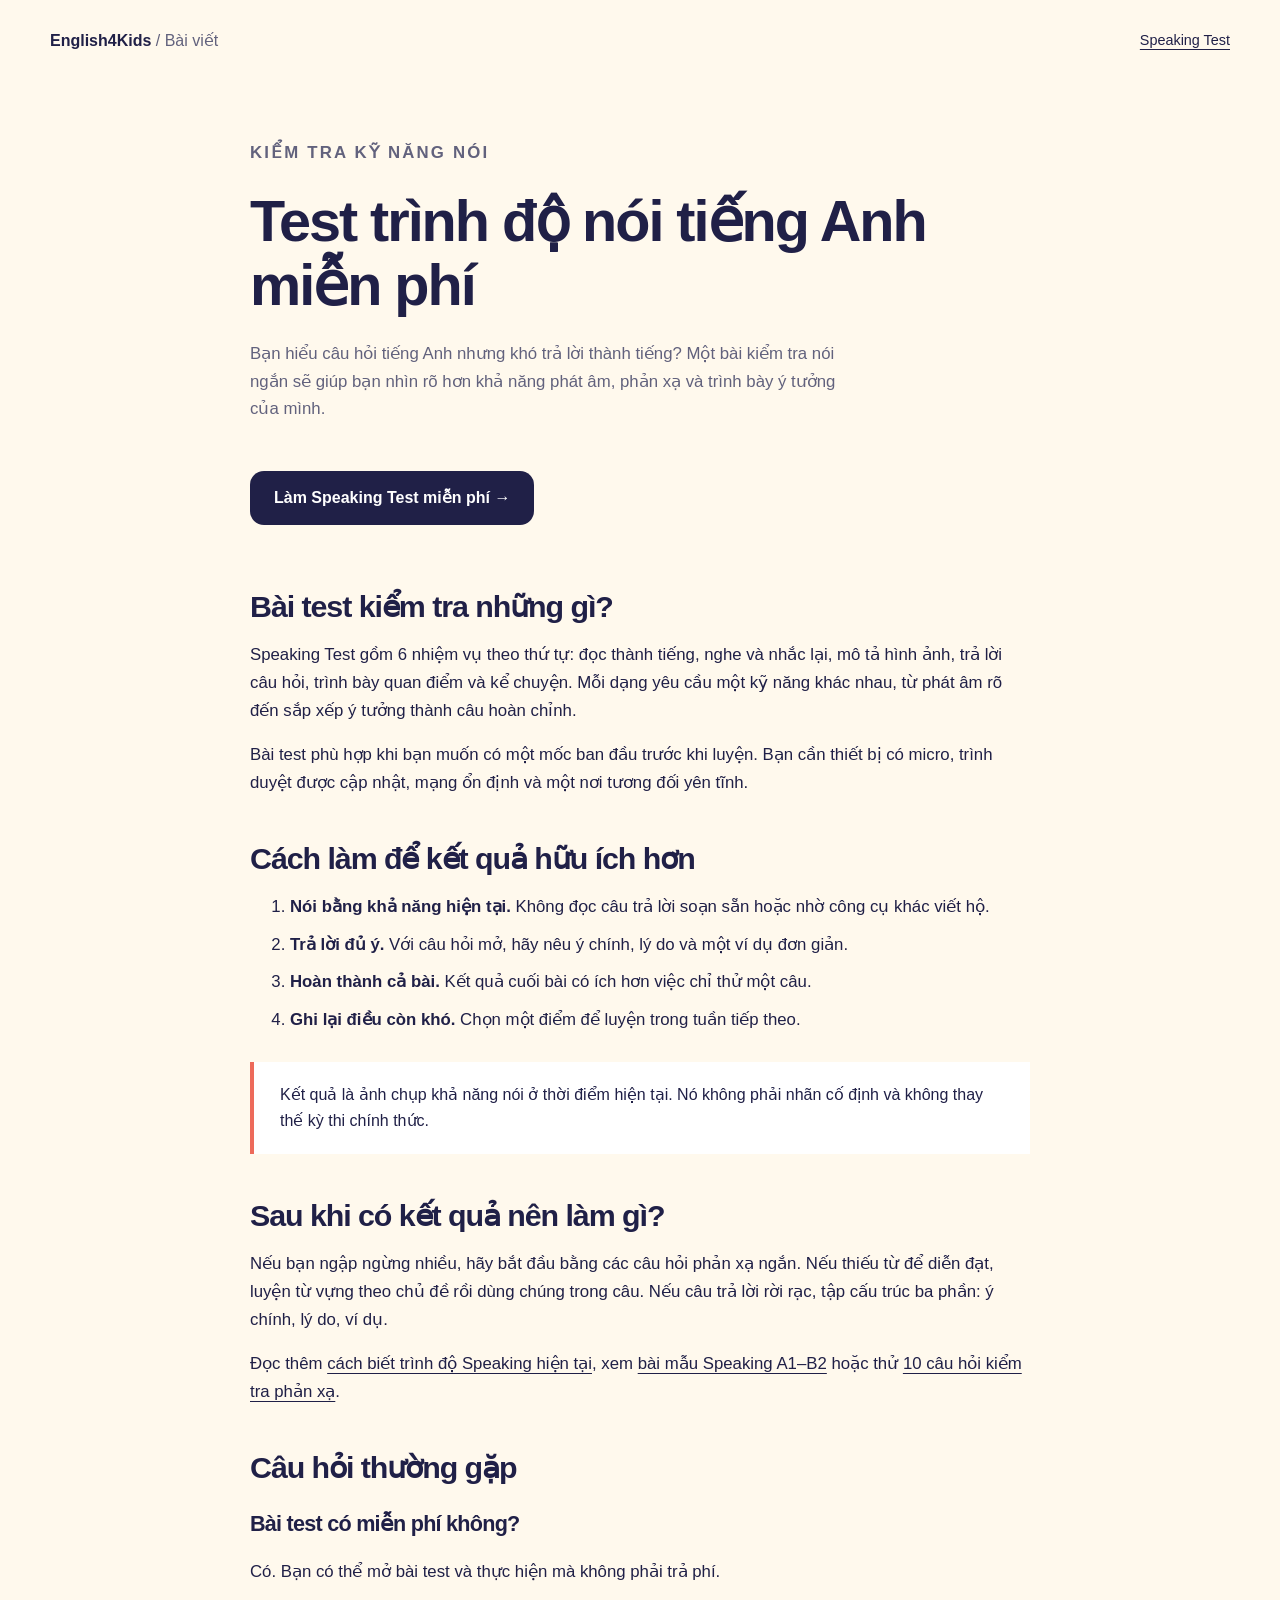
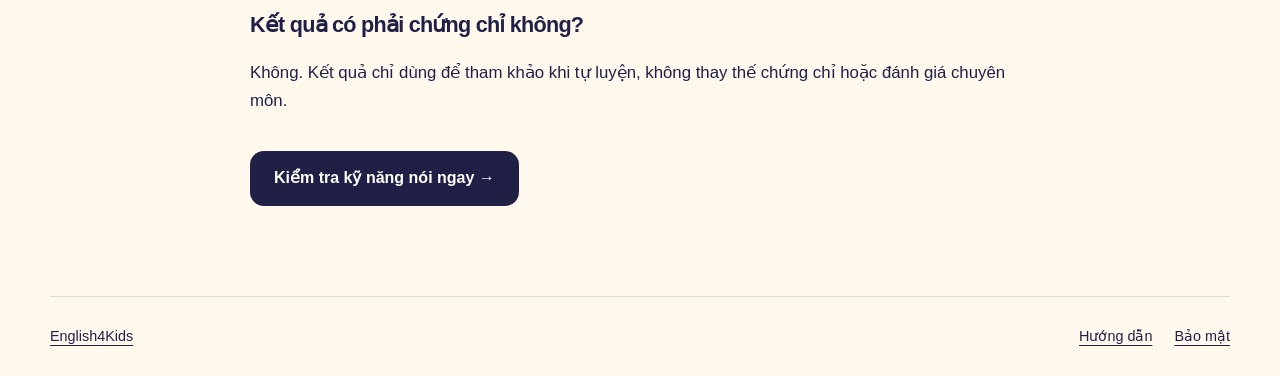
<file: post/test-trinh-do-noi-tieng-anh-mien-phi.html>
<!doctype html><html lang="vi"><head><meta charset="utf-8"><meta name="viewport" content="width=device-width,initial-scale=1">
<title>Test trình độ nói tiếng Anh miễn phí online | English4Kids</title>
<meta name="description" content="Làm test trình độ nói tiếng Anh miễn phí qua 6 dạng câu hỏi, nhận kết quả tham khảo và biết kỹ năng nào nên luyện tiếp.">
<link rel="canonical" href="https://english4kids.org/post/test-trinh-do-noi-tieng-anh-mien-phi"><link rel="icon" href="../favicon.svg"><link rel="stylesheet" href="../speaking.css">
<meta property="og:title" content="Test trình độ nói tiếng Anh miễn phí"><meta property="og:description" content="Thử 6 dạng câu hỏi nói và nhận kết quả tham khảo để chọn hướng luyện phù hợp."><meta property="og:url" content="https://english4kids.org/post/test-trinh-do-noi-tieng-anh-mien-phi">
<script type="application/ld+json">{"@context":"https://schema.org","@type":"FAQPage","mainEntity":[{"@type":"Question","name":"Bài test có miễn phí không?","acceptedAnswer":{"@type":"Answer","text":"Có. Bạn có thể mở Speaking Test và làm bài mà không phải trả phí."}},{"@type":"Question","name":"Kết quả có phải chứng chỉ không?","acceptedAnswer":{"@type":"Answer","text":"Không. Kết quả dùng để tham khảo khi tự luyện và không thay thế chứng chỉ hoặc đánh giá của giáo viên."}}]}</script></head>
<body><a class="skip" href="#main">Đến nội dung chính</a><header class="wrap nav"><a class="brand" href="/">English4Kids <span>/ Bài viết</span></a><a href="../speaking-test.html">Speaking Test</a></header>
<main id="main" class="wrap article"><p class="eyebrow">Kiểm tra kỹ năng nói</p><h1>Test trình độ nói tiếng Anh miễn phí</h1>
<p class="lead">Bạn hiểu câu hỏi tiếng Anh nhưng khó trả lời thành tiếng? Một bài kiểm tra nói ngắn sẽ giúp bạn nhìn rõ hơn khả năng phát âm, phản xạ và trình bày ý tưởng của mình.</p>
<a class="button" href="https://speakingtest.english4kids.org/">Làm Speaking Test miễn phí →</a>
<h2>Bài test kiểm tra những gì?</h2><p>Speaking Test gồm 6 nhiệm vụ theo thứ tự: đọc thành tiếng, nghe và nhắc lại, mô tả hình ảnh, trả lời câu hỏi, trình bày quan điểm và kể chuyện. Mỗi dạng yêu cầu một kỹ năng khác nhau, từ phát âm rõ đến sắp xếp ý tưởng thành câu hoàn chỉnh.</p>
<p>Bài test phù hợp khi bạn muốn có một mốc ban đầu trước khi luyện. Bạn cần thiết bị có micro, trình duyệt được cập nhật, mạng ổn định và một nơi tương đối yên tĩnh.</p>
<h2>Cách làm để kết quả hữu ích hơn</h2><ol><li><strong>Nói bằng khả năng hiện tại.</strong> Không đọc câu trả lời soạn sẵn hoặc nhờ công cụ khác viết hộ.</li><li><strong>Trả lời đủ ý.</strong> Với câu hỏi mở, hãy nêu ý chính, lý do và một ví dụ đơn giản.</li><li><strong>Hoàn thành cả bài.</strong> Kết quả cuối bài có ích hơn việc chỉ thử một câu.</li><li><strong>Ghi lại điều còn khó.</strong> Chọn một điểm để luyện trong tuần tiếp theo.</li></ol>
<blockquote>Kết quả là ảnh chụp khả năng nói ở thời điểm hiện tại. Nó không phải nhãn cố định và không thay thế kỳ thi chính thức.</blockquote>
<h2>Sau khi có kết quả nên làm gì?</h2><p>Nếu bạn ngập ngừng nhiều, hãy bắt đầu bằng các câu hỏi phản xạ ngắn. Nếu thiếu từ để diễn đạt, luyện từ vựng theo chủ đề rồi dùng chúng trong câu. Nếu câu trả lời rời rạc, tập cấu trúc ba phần: ý chính, lý do, ví dụ.</p>
<p>Đọc thêm <a href="cach-biet-trinh-do-speaking.html">cách biết trình độ Speaking hiện tại</a>, xem <a href="bai-mau-speaking-a1-b2.html">bài mẫu Speaking A1–B2</a> hoặc thử <a href="10-cau-hoi-kiem-tra-phan-xa-tieng-anh.html">10 câu hỏi kiểm tra phản xạ</a>.</p>
<h2>Câu hỏi thường gặp</h2><h3>Bài test có miễn phí không?</h3><p>Có. Bạn có thể mở bài test và thực hiện mà không phải trả phí.</p><h3>Kết quả có phải chứng chỉ không?</h3><p>Không. Kết quả chỉ dùng để tham khảo khi tự luyện, không thay thế chứng chỉ hoặc đánh giá chuyên môn.</p>
<a class="button" href="https://speakingtest.english4kids.org/">Kiểm tra kỹ năng nói ngay →</a></main>
<footer class="wrap footer"><a href="/">English4Kids</a><div><a href="../speaking-test.html">Hướng dẫn</a><a href="../privacy.html">Bảo mật</a></div></footer></body></html>
</file>
<file: speaking.css>
:root{--ink:#202047;--purple:#5844d6;--green:#168a68;--coral:#ed6a5a;--yellow:#ffd166;--paper:#fff9ed;--muted:#62627d;--line:#20204726;--max:1180px}*{box-sizing:border-box}body{margin:0;background:var(--paper);color:var(--ink);font-family:'Trebuchet MS','Segoe UI',Arial,sans-serif;line-height:1.65}a{color:inherit;text-underline-offset:4px}button,a,summary{-webkit-tap-highlight-color:transparent}:focus-visible{outline:3px solid var(--purple);outline-offset:5px}.wrap{width:min(var(--max),calc(100% - 48px));margin:auto}.nav{display:flex;justify-content:space-between;align-items:center;padding-block:28px;gap:20px}.brand{font-weight:900;text-decoration:none}.brand span{font-weight:400;color:var(--muted)}.nav>a:last-child{font-size:.9rem}.skip{position:absolute;top:-100px;left:16px;background:var(--ink);color:white;padding:12px;z-index:5}.skip:focus{top:12px}.hero{display:grid;grid-template-columns:1.2fr .8fr;gap:7%;padding-block:70px 90px;align-items:center}.eyebrow{text-transform:uppercase;font-size:.75rem;font-weight:800;letter-spacing:.13em;color:var(--muted)}h1,h2,h3{line-height:1.12;letter-spacing:-.035em}h1{font-size:clamp(2.6rem,5.6vw,4.7rem);margin:22px 0}h1 em{font-style:normal;color:var(--purple)}h2{font-size:clamp(2rem,3.4vw,3rem);margin:12px 0 32px}h3{font-size:1.35rem}.lead{font-size:1.14rem;max-width:610px;color:var(--muted);margin-bottom:28px}.button{display:inline-flex;align-items:center;justify-content:center;gap:24px;min-height:52px;background:var(--ink);color:#fff;text-decoration:none;border-radius:14px;padding:14px 24px;font-weight:800}.button:hover{background:var(--purple)}.caption{font-size:.85rem;max-width:490px;color:var(--muted);margin-top:18px}.prompt{padding:38px 34px;background:#fff;border:1px solid var(--line);border-top:7px solid var(--coral);border-radius:0 0 24px 24px;box-shadow:12px 14px 0 #ffd16666;transform:rotate(2deg)}.quote{font-size:clamp(1.9rem,3vw,2.8rem);line-height:1.15;font-weight:800;letter-spacing:-.03em}.prompt-foot{border-top:1px solid var(--line);padding-top:20px;margin-top:24px;color:var(--muted);font-size:.86rem}.section{padding-block:60px}.steps{display:grid;grid-template-columns:repeat(3,1fr);gap:32px}.steps article{border-top:2px solid var(--coral);padding-top:20px}.steps b{font-size:.8rem;color:var(--muted)}.steps p{color:var(--muted)}.band{margin-block:40px;background:var(--ink);color:white;padding-block:60px}.split{display:grid;grid-template-columns:1fr 1fr;gap:70px}.split p{color:#e1e1ed}.resources{display:grid;grid-template-columns:1fr 1fr;gap:28px}.resources>a{display:block;padding:28px;border:1px solid var(--line);border-radius:24px;background:#fff;text-decoration:none}.resources>a:hover{border-color:var(--purple)}.resources span{font-size:.8rem;color:var(--muted)}.resources p{color:var(--muted)}.resources strong{color:var(--purple)}.faq{max-width:850px}details{border-bottom:1px solid var(--line);padding-block:21px}summary{cursor:pointer;font-weight:800;padding-right:10px}details p{color:var(--muted)}.closing{padding:42px;border-radius:24px;background:var(--yellow);margin-block:50px 80px;display:flex;gap:32px;align-items:center;justify-content:space-between}.closing h2{font-size:2rem;margin:0;max-width:620px}.closing .button{flex-shrink:0}.footer{padding-block:28px;border-top:1px solid var(--line);display:flex;justify-content:space-between;gap:22px;font-size:.9rem}.footer div{display:flex;gap:22px}.article{max-width:780px;padding-block:40px 70px}.article h1{font-size:clamp(2.3rem,5vw,3.6rem)}.article h2{font-size:1.9rem;margin-top:44px;margin-bottom:18px}.article h3{margin-top:28px}.article p,.article li{font-size:1.05rem}.article blockquote{margin:28px 0;padding:20px 26px;border-left:4px solid var(--coral);background:white}.article li{margin-bottom:10px}.article .note{padding:20px;background:#f0ecff;border-radius:14px}.article .button{margin-block:20px}@media(max-width:760px){.wrap{width:calc(100% - 32px)}.nav{align-items:flex-start}.brand span{display:block}.hero{grid-template-columns:1fr;padding-block:30px 45px;gap:40px}.prompt{transform:none;margin-right:10px}.steps,.split,.resources{grid-template-columns:1fr;gap:22px}.section{padding-block:38px}.band{padding-block:35px;margin-block:20px}.closing{padding:28px;display:block;margin-block:30px 50px}.closing .button{margin-top:24px}.footer{flex-wrap:wrap}.article{padding-top:20px}.quote{font-size:2.2rem}}@media(prefers-reduced-motion:reduce){*{scroll-behavior:auto!important}}
</file>
